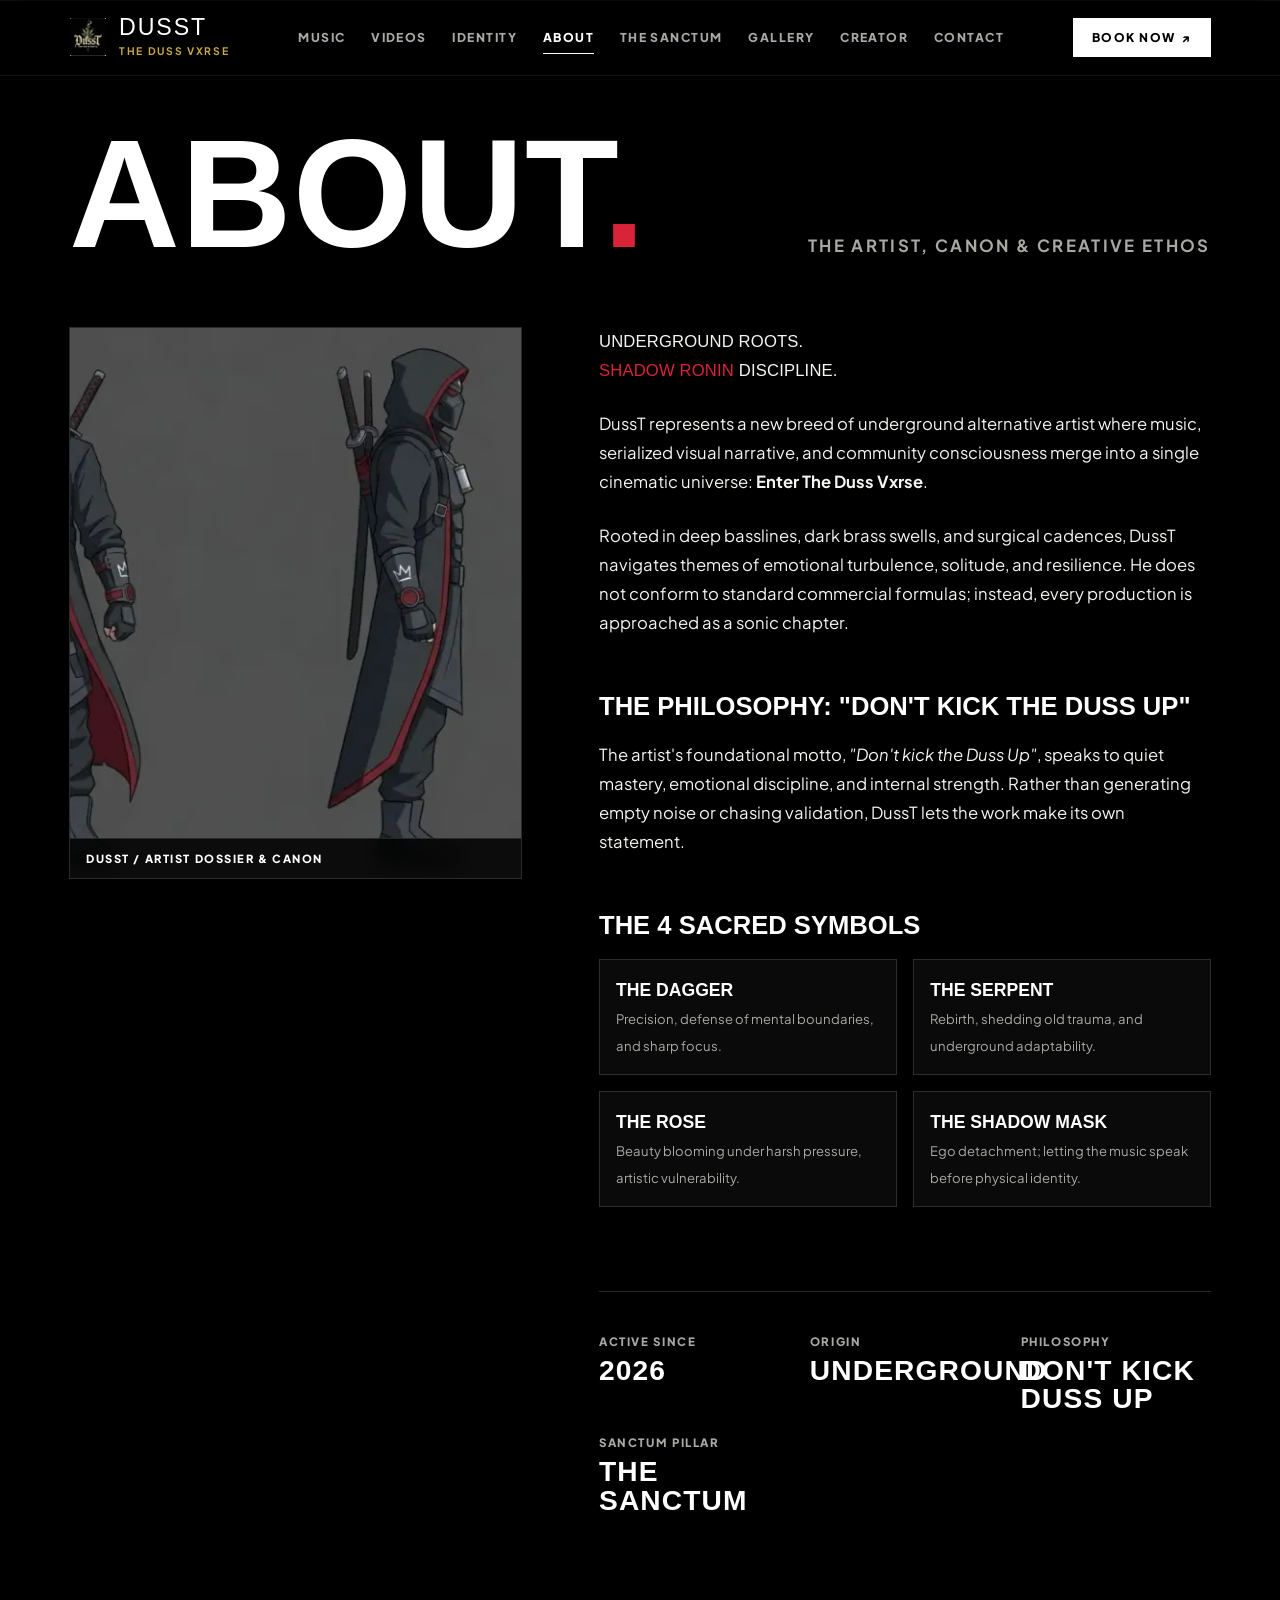
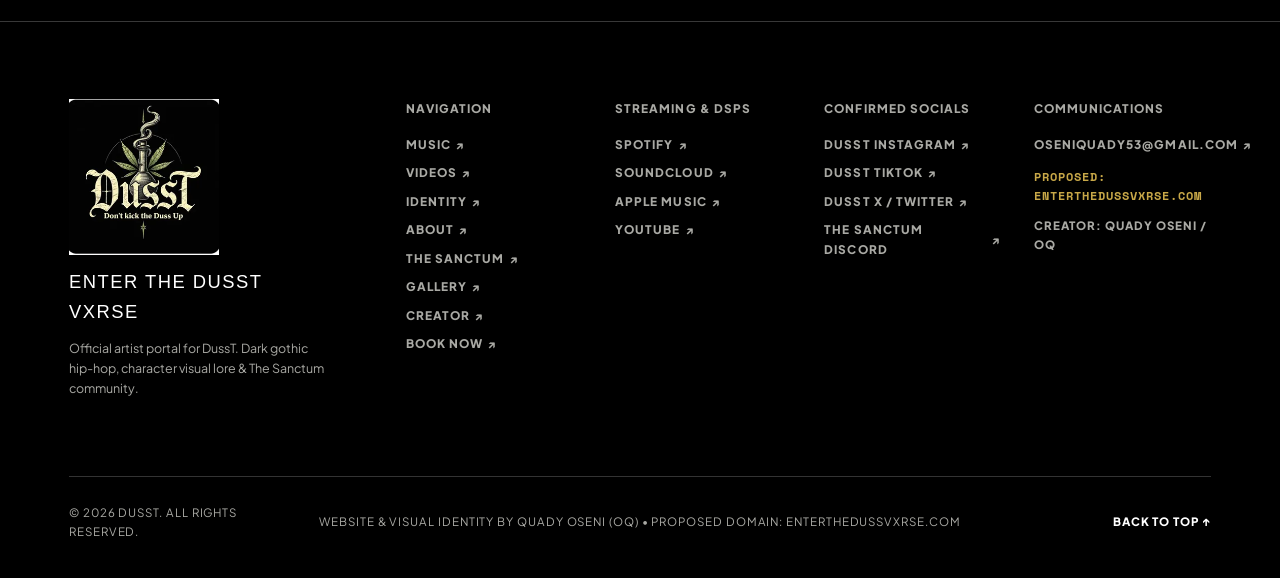
<file: about.html>
<!DOCTYPE html>
<html lang="en">
<head>
  <meta charset="UTF-8">
  <meta name="viewport" content="width=device-width, initial-scale=1.0">
  <title>About DussT | Artist Profile, Mythos & Philosophy | Enter The Duss Vxrse</title>
  
  <meta name="description" content="Discover the biography, creative philosophy, and symbolic mythos behind independent recording artist DussT and the Duss Vxrse.">
  <meta name="keywords" content="About DussT, DussT biography, underground music, gothic rap, The Sanctum founder, Don't kick the Duss Up, Quady Oseni">
  <meta name="author" content="DussT & Quady Oseni (OQ)">
  
  <meta property="og:type" content="profile">
  <meta property="og:title" content="About DussT | Artist Profile & Mythos">
  <meta property="og:description" content="Biographical profile, artistic philosophy, and visual symbolism of underground artist DussT.">
  <meta property="og:image" content="assets/images/dusst-shadow-ronin-front.png">
  <meta property="og:url" content="https://enterthedussvxrse.com/about.html">

  <link rel="icon" type="image/svg+xml" href="assets/logos/dusst-logo-concept-3-monogram.svg">
  <link rel="preconnect" href="https://fonts.googleapis.com">
  <link rel="preconnect" href="https://fonts.gstatic.com" crossorigin>
  <link href="https://fonts.googleapis.com/css2?family=Plus+Jakarta+Sans:wght@300;400;500;600;700;800&family=Space+Mono:wght@400;700&display=swap" rel="stylesheet">
  <link rel="stylesheet" href="css/style.css">
</head>
<body class="editorial-v7 artist-page">
  <a href="#main" class="visually-hidden">Skip to main content</a>

  <!-- SITE HEADER -->
  <header class="site-header" role="banner">
    <a aria-label="DussT | back to home" class="brand-wordmark" href="index.html">
      <img alt="DussT Alembic Sigil" class="header-vector-logo" height="38" width="38" src="assets/images/dusst-logo-concept-alembic.png">
      <div>
        <span class="brand-title-text">DUSST</span>
        <span class="brand-title-sub">THE DUSS VXRSE</span>
      </div>
    </a>

    <nav aria-label="Primary" class="desktop-nav">
      <a href="index.html#releases">MUSIC</a>
      <a href="index.html#videos">VIDEOS</a>
      <a href="index.html#brand-identity">IDENTITY</a>
      <a href="about.html" aria-current="true">ABOUT</a>
      <a href="sanctum.html">THE SANCTUM</a>
      <a href="gallery.html">GALLERY</a>
      <a href="creator.html">CREATOR</a>
      <a href="contact.html">CONTACT</a>
    </nav>

    <a class="header-cta" href="contact.html">
      BOOK NOW <span>↗</span>
    </a>

    <button aria-controls="mobile-menu" aria-expanded="false" class="menu-toggle" type="button">
      Menu
    </button>
  </header>

  <!-- MOBILE MENU -->
  <div class="mobile-menu" id="mobile-menu" aria-hidden="true">
    <nav aria-label="Mobile Navigation">
      <a href="index.html">HOME <span>↗</span></a>
      <a href="index.html#releases">MUSIC <span>↗</span></a>
      <a href="index.html#videos">VIDEOS <span>↗</span></a>
      <a href="index.html#brand-identity">IDENTITY <span>↗</span></a>
      <a href="about.html">ABOUT <span>↗</span></a>
      <a href="sanctum.html">THE SANCTUM <span>↗</span></a>
      <a href="gallery.html">GALLERY <span>↗</span></a>
      <a href="creator.html">CREATOR <span>↗</span></a>
      <a href="contact.html">BOOK NOW <span>↗</span></a>
    </nav>
    <div class="mobile-menu-meta">
      <span>DUSST OFFICIAL</span>
      <a href="mailto:oseniquady53@gmail.com">oseniquady53@gmail.com ↗</a>
    </div>
  </div>

  <main id="main">
    <!-- PAGE HERO -->
    <section class="section" style="padding-top: calc(var(--header-height) + clamp(30px, 4vw, 60px));">
      <div class="section-inner">
        <div class="editorial-heading">
          <h2>ABOUT<span class="punctuation">.</span></h2>
          <span class="section-lead">THE ARTIST, CANON &amp; CREATIVE ETHOS</span>
        </div>

        <div class="about-editorial">
          <div class="about-image">
            <img alt="DussT in Shadow Ronin attire" decoding="async" height="1448" width="1086" src="assets/images/dusst-shadow-ronin.png">
            <span class="image-notation">DUSST / ARTIST DOSSIER &amp; CANON</span>
          </div>

          <div class="about-statement">
            <p class="about-lead">
              UNDERGROUND ROOTS.<br>
              <span>SHADOW RONIN</span> DISCIPLINE.
            </p>
            <p>
              DussT represents a new breed of underground alternative artist where music, serialized visual narrative, and community consciousness merge into a single cinematic universe: <strong>Enter The Duss Vxrse</strong>.
            </p>
            <p>
              Rooted in deep basslines, dark brass swells, and surgical cadences, DussT navigates themes of emotional turbulence, solitude, and resilience. He does not conform to standard commercial formulas; instead, every production is approached as a sonic chapter.
            </p>
            
            <h3 style="font-family: var(--display); font-size: 1.6rem; color: #fff; margin: 1.5rem 0 0.8rem; text-transform: uppercase;">
              THE PHILOSOPHY: "DON'T KICK THE DUSS UP"
            </h3>
            <p>
              The artist's foundational motto, <em>"Don't kick the Duss Up"</em>, speaks to quiet mastery, emotional discipline, and internal strength. Rather than generating empty noise or chasing validation, DussT lets the work make its own statement.
            </p>

            <h3 style="font-family: var(--display); font-size: 1.6rem; color: #fff; margin: 1.5rem 0 0.8rem; text-transform: uppercase;">
              THE 4 SACRED SYMBOLS
            </h3>
            <div style="display: grid; grid-template-columns: 1fr 1fr; gap: 1rem; margin-bottom: 1.5rem;">
              <div style="border: 1px solid var(--line); padding: 1rem; background: var(--surface);">
                <strong style="color: var(--white); font-family: var(--display); font-size: 1.1rem; display: block;">THE DAGGER</strong>
                <span style="font-size: 0.82rem; color: var(--muted);">Precision, defense of mental boundaries, and sharp focus.</span>
              </div>
              <div style="border: 1px solid var(--line); padding: 1rem; background: var(--surface);">
                <strong style="color: var(--white); font-family: var(--display); font-size: 1.1rem; display: block;">THE SERPENT</strong>
                <span style="font-size: 0.82rem; color: var(--muted);">Rebirth, shedding old trauma, and underground adaptability.</span>
              </div>
              <div style="border: 1px solid var(--line); padding: 1rem; background: var(--surface);">
                <strong style="color: var(--white); font-family: var(--display); font-size: 1.1rem; display: block;">THE ROSE</strong>
                <span style="font-size: 0.82rem; color: var(--muted);">Beauty blooming under harsh pressure, artistic vulnerability.</span>
              </div>
              <div style="border: 1px solid var(--line); padding: 1rem; background: var(--surface);">
                <strong style="color: var(--white); font-family: var(--display); font-size: 1.1rem; display: block;">THE SHADOW MASK</strong>
                <span style="font-size: 0.82rem; color: var(--muted);">Ego detachment; letting the music speak before physical identity.</span>
              </div>
            </div>

            <div class="about-stats">
              <span>
                ACTIVE SINCE
                <strong>2026</strong>
              </span>
              <span>
                ORIGIN
                <strong>UNDERGROUND</strong>
              </span>
              <span>
                PHILOSOPHY
                <strong>DON'T KICK DUSS UP</strong>
              </span>
              <span>
                SANCTUM PILLAR
                <strong>THE SANCTUM</strong>
              </span>
            </div>
          </div>
        </div>
      </div>
    </section>
  </main>

  <!-- SITE FOOTER -->
  <footer class="site-footer" role="contentinfo">
    <div class="footer-top">
      <div class="footer-brand">
        <img src="assets/images/dusst-logo-concept-alembic.png" alt="DussT Emblem" width="130" height="130">
        <span class="footer-brand-title">ENTER THE DUSST VXRSE</span>
        <p class="footer-brand-tagline">
          Official artist portal for DussT. Dark gothic hip-hop, character visual lore &amp; The Sanctum community.
        </p>
      </div>

      <div class="footer-navs">
        <div class="footer-col">
          <span class="footer-col-title">NAVIGATION</span>
          <nav>
            <a href="index.html#releases">MUSIC <span>↗</span></a>
            <a href="index.html#videos">VIDEOS <span>↗</span></a>
            <a href="index.html#brand-identity">IDENTITY <span>↗</span></a>
            <a href="about.html">ABOUT <span>↗</span></a>
            <a href="sanctum.html">THE SANCTUM <span>↗</span></a>
            <a href="gallery.html">GALLERY <span>↗</span></a>
            <a href="creator.html">CREATOR <span>↗</span></a>
            <a href="contact.html">BOOK NOW <span>↗</span></a>
          </nav>
        </div>

        <div class="footer-col">
          <span class="footer-col-title">STREAMING &amp; DSPs</span>
          <nav>
            <a href="https://open.spotify.com" target="_blank" rel="noopener">SPOTIFY <span>↗</span></a>
            <a href="https://soundcloud.com" target="_blank" rel="noopener">SOUNDCLOUD <span>↗</span></a>
            <a href="https://music.apple.com" target="_blank" rel="noopener">APPLE MUSIC <span>↗</span></a>
            <a href="https://youtube.com" target="_blank" rel="noopener">YOUTUBE <span>↗</span></a>
          </nav>
        </div>

        <div class="footer-col">
          <span class="footer-col-title">CONFIRMED SOCIALS</span>
          <nav>
            <a href="https://instagram.com" target="_blank" rel="noopener">DUSST INSTAGRAM <span>↗</span></a>
            <a href="https://tiktok.com" target="_blank" rel="noopener">DUSST TIKTOK <span>↗</span></a>
            <a href="https://twitter.com" target="_blank" rel="noopener">DUSST X / TWITTER <span>↗</span></a>
            <a href="https://discord.com" target="_blank" rel="noopener">THE SANCTUM DISCORD <span>↗</span></a>
          </nav>
        </div>

        <div class="footer-col">
          <span class="footer-col-title">COMMUNICATIONS</span>
          <nav>
            <a href="mailto:oseniquady53@gmail.com">oseniquady53@gmail.com <span>↗</span></a>
            <span style="font-size: 0.72rem; color: var(--gold); font-family: var(--mono); margin-top: 4px;">
              PROPOSED: EnterTheDussVxrse.com
            </span>
            <span style="font-size: 0.72rem; color: var(--muted); margin-top: 2px;">
              CREATOR: QUADY OSENI / OQ
            </span>
          </nav>
        </div>
      </div>
    </div>

    <div class="footer-bottom">
      <span>© 2026 DUSST. ALL RIGHTS RESERVED.</span>
      <p>WEBSITE &amp; VISUAL IDENTITY BY QUADY OSENI (OQ) • PROPOSED DOMAIN: ENTERTHEDUSSVXRSE.COM</p>
      <a href="#top">BACK TO TOP ↑</a>
    </div>
  </footer>

  <script src="js/editorial-motion.js"></script>
</body>
</html>
</file>
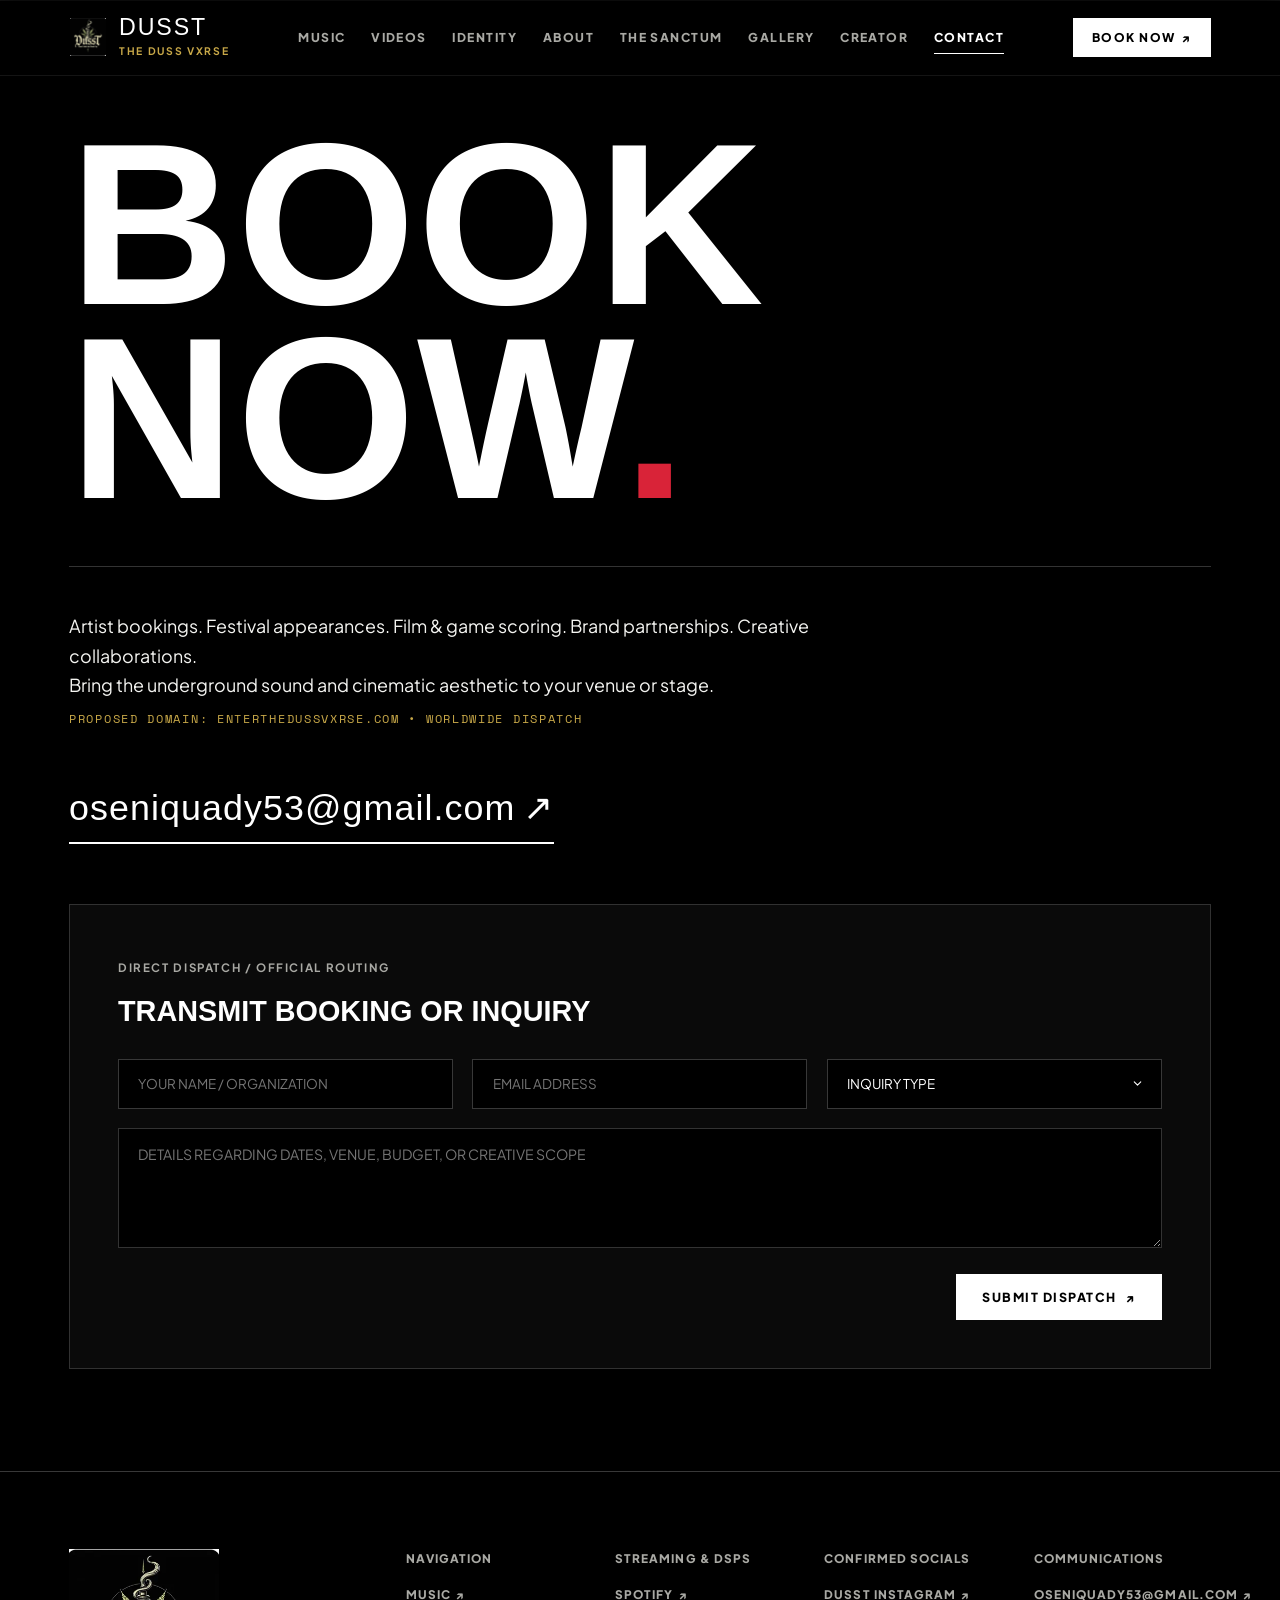
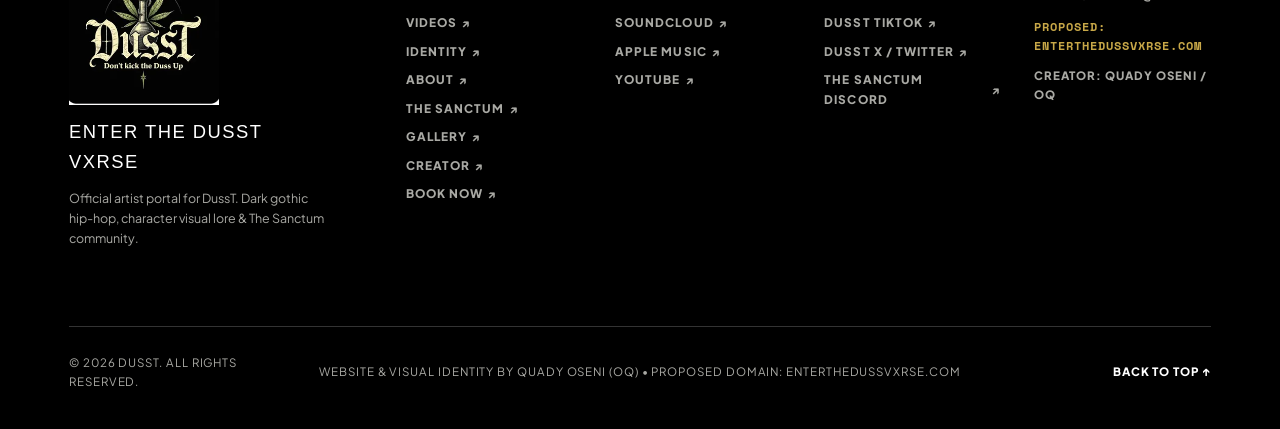
<file: contact.html>
<!DOCTYPE html>
<html lang="en">
<head>
  <meta charset="UTF-8">
  <meta name="viewport" content="width=device-width, initial-scale=1.0">
  <title>Bookings & Inquiries | DussT & Quady Oseni | Enter The Duss Vxrse</title>
  
  <meta name="description" content="Book recording artist DussT for live events, festivals, sync licensing, and animation collaborations with Quady Oseni. Direct contact: oseniquady53@gmail.com.">
  <meta name="keywords" content="Book DussT, DussT bookings, underground artist performance, music sync, Quady Oseni contact, Enter The Duss Vxrse">
  <meta name="author" content="DussT & Quady Oseni (OQ)">
  
  <meta property="og:type" content="website">
  <meta property="og:title" content="Bookings & Inquiries | DussT">
  <meta property="og:description" content="Official booking, press, and creative dispatch portal for DussT and visual collaborator Quady Oseni.">
  <meta property="og:image" content="assets/images/dusst-freevxrse-art.png">
  <meta property="og:url" content="https://enterthedussvxrse.com/contact.html">

  <link rel="icon" type="image/svg+xml" href="assets/logos/dusst-logo-concept-3-monogram.svg">
  <link rel="preconnect" href="https://fonts.googleapis.com">
  <link rel="preconnect" href="https://fonts.gstatic.com" crossorigin>
  <link href="https://fonts.googleapis.com/css2?family=Plus+Jakarta+Sans:wght@300;400;500;600;700;800&family=Space+Mono:wght@400;700&display=swap" rel="stylesheet">
  <link rel="stylesheet" href="css/style.css">
</head>
<body class="editorial-v7 booking-page">
  <a href="#main" class="visually-hidden">Skip to main content</a>

  <!-- SITE HEADER -->
  <header class="site-header" role="banner">
    <a aria-label="DussT | back to home" class="brand-wordmark" href="index.html">
      <img alt="DussT Alembic Sigil" class="header-vector-logo" height="38" width="38" src="assets/images/dusst-logo-concept-alembic.png">
      <div>
        <span class="brand-title-text">DUSST</span>
        <span class="brand-title-sub">THE DUSS VXRSE</span>
      </div>
    </a>

    <nav aria-label="Primary" class="desktop-nav">
      <a href="index.html#releases">MUSIC</a>
      <a href="index.html#videos">VIDEOS</a>
      <a href="index.html#brand-identity">IDENTITY</a>
      <a href="about.html">ABOUT</a>
      <a href="sanctum.html">THE SANCTUM</a>
      <a href="gallery.html">GALLERY</a>
      <a href="creator.html">CREATOR</a>
      <a href="contact.html" aria-current="true">CONTACT</a>
    </nav>

    <a class="header-cta" href="contact.html">
      BOOK NOW <span>↗</span>
    </a>

    <button aria-controls="mobile-menu" aria-expanded="false" class="menu-toggle" type="button">
      Menu
    </button>
  </header>

  <!-- MOBILE MENU -->
  <div class="mobile-menu" id="mobile-menu" aria-hidden="true">
    <nav aria-label="Mobile Navigation">
      <a href="index.html">HOME <span>↗</span></a>
      <a href="index.html#releases">MUSIC <span>↗</span></a>
      <a href="index.html#videos">VIDEOS <span>↗</span></a>
      <a href="index.html#brand-identity">IDENTITY <span>↗</span></a>
      <a href="about.html">ABOUT <span>↗</span></a>
      <a href="sanctum.html">THE SANCTUM <span>↗</span></a>
      <a href="gallery.html">GALLERY <span>↗</span></a>
      <a href="creator.html">CREATOR <span>↗</span></a>
      <a href="contact.html">BOOK NOW <span>↗</span></a>
    </nav>
    <div class="mobile-menu-meta">
      <span>DUSST OFFICIAL</span>
      <a href="mailto:oseniquady53@gmail.com">oseniquady53@gmail.com ↗</a>
    </div>
  </div>

  <main id="main">
    <section class="section booking-section" style="padding-top: calc(var(--header-height) + clamp(30px, 4vw, 60px));">
      <div class="section-inner booking-inner">
        <h2 id="booking-title">
          BOOK<br>
          NOW<span class="punctuation">.</span>
        </h2>

        <div class="booking-bottom">
          <p>
            Artist bookings. Festival appearances. Film &amp; game scoring. Brand partnerships. Creative collaborations.<br>
            Bring the underground sound and cinematic aesthetic to your venue or stage.<br>
            <span class="booking-location-hint">PROPOSED DOMAIN: ENTERTHEDUSSVXRSE.COM • WORLDWIDE DISPATCH</span>
          </p>

          <a aria-label="Email DussT and Quady Oseni for bookings" class="booking-mail" href="mailto:oseniquady53@gmail.com?subject=DussT%20Booking%20%26%20Creative%20Enquiry">
            oseniquady53@gmail.com <span>↗</span>
          </a>
        </div>

        <div class="booking-form-box">
          <span class="release-promo-eyebrow">DIRECT DISPATCH / OFFICIAL ROUTING</span>
          <h3 style="font-family: var(--display); font-size: 1.8rem; color: #fff; margin: 0.5rem 0 1.5rem; text-transform: uppercase;">
            TRANSMIT BOOKING OR INQUIRY
          </h3>

          <form id="bookingForm">
            <div class="booking-form-grid">
              <input type="text" class="form-input" placeholder="YOUR NAME / ORGANIZATION" required>
              <input type="email" class="form-input" placeholder="EMAIL ADDRESS" required>
              <select class="form-input form-select" required>
                <option value="" disabled selected>INQUIRY TYPE</option>
                <option value="Live Booking">Live Performance / Festival Booking</option>
                <option value="Music Collaboration">Music Feature / Production Collaboration</option>
                <option value="Visual Direction">Animation / Visuals (Quady Oseni)</option>
                <option value="Sanctum Project">The Sanctum Community Partnership</option>
                <option value="Press / Media">Press / Interview / Media</option>
              </select>
            </div>
            <textarea class="booking-textarea" placeholder="DETAILS REGARDING DATES, VENUE, BUDGET, OR CREATIVE SCOPE" required></textarea>
            <div style="margin-top: 1.2rem; display: flex; justify-content: flex-end;">
              <button type="submit" class="button button--solid">
                SUBMIT DISPATCH <span>↗</span>
              </button>
            </div>
          </form>
          <div id="bookingStatus" style="display: none; margin-top: 1rem; font-size: 0.85rem;"></div>
        </div>
      </div>
    </section>
  </main>

  <!-- SITE FOOTER -->
  <footer class="site-footer" role="contentinfo">
    <div class="footer-top">
      <div class="footer-brand">
        <img src="assets/images/dusst-logo-concept-alembic.png" alt="DussT Emblem" width="130" height="130">
        <span class="footer-brand-title">ENTER THE DUSST VXRSE</span>
        <p class="footer-brand-tagline">
          Official artist portal for DussT. Dark gothic hip-hop, character visual lore &amp; The Sanctum community.
        </p>
      </div>

      <div class="footer-navs">
        <div class="footer-col">
          <span class="footer-col-title">NAVIGATION</span>
          <nav>
            <a href="index.html#releases">MUSIC <span>↗</span></a>
            <a href="index.html#videos">VIDEOS <span>↗</span></a>
            <a href="index.html#brand-identity">IDENTITY <span>↗</span></a>
            <a href="about.html">ABOUT <span>↗</span></a>
            <a href="sanctum.html">THE SANCTUM <span>↗</span></a>
            <a href="gallery.html">GALLERY <span>↗</span></a>
            <a href="creator.html">CREATOR <span>↗</span></a>
            <a href="contact.html">BOOK NOW <span>↗</span></a>
          </nav>
        </div>

        <div class="footer-col">
          <span class="footer-col-title">STREAMING &amp; DSPs</span>
          <nav>
            <a href="https://open.spotify.com" target="_blank" rel="noopener">SPOTIFY <span>↗</span></a>
            <a href="https://soundcloud.com" target="_blank" rel="noopener">SOUNDCLOUD <span>↗</span></a>
            <a href="https://music.apple.com" target="_blank" rel="noopener">APPLE MUSIC <span>↗</span></a>
            <a href="https://youtube.com" target="_blank" rel="noopener">YOUTUBE <span>↗</span></a>
          </nav>
        </div>

        <div class="footer-col">
          <span class="footer-col-title">CONFIRMED SOCIALS</span>
          <nav>
            <a href="https://instagram.com" target="_blank" rel="noopener">DUSST INSTAGRAM <span>↗</span></a>
            <a href="https://tiktok.com" target="_blank" rel="noopener">DUSST TIKTOK <span>↗</span></a>
            <a href="https://twitter.com" target="_blank" rel="noopener">DUSST X / TWITTER <span>↗</span></a>
            <a href="https://discord.com" target="_blank" rel="noopener">THE SANCTUM DISCORD <span>↗</span></a>
          </nav>
        </div>

        <div class="footer-col">
          <span class="footer-col-title">COMMUNICATIONS</span>
          <nav>
            <a href="mailto:oseniquady53@gmail.com">oseniquady53@gmail.com <span>↗</span></a>
            <span style="font-size: 0.72rem; color: var(--gold); font-family: var(--mono); margin-top: 4px;">
              PROPOSED: EnterTheDussVxrse.com
            </span>
            <span style="font-size: 0.72rem; color: var(--muted); margin-top: 2px;">
              CREATOR: QUADY OSENI / OQ
            </span>
          </nav>
        </div>
      </div>
    </div>

    <div class="footer-bottom">
      <span>© 2026 DUSST. ALL RIGHTS RESERVED.</span>
      <p>WEBSITE &amp; VISUAL IDENTITY BY QUADY OSENI (OQ) • PROPOSED DOMAIN: ENTERTHEDUSSVXRSE.COM</p>
      <a href="#top">BACK TO TOP ↑</a>
    </div>
  </footer>

  <script src="js/editorial-motion.js"></script>
</body>
</html>
</file>
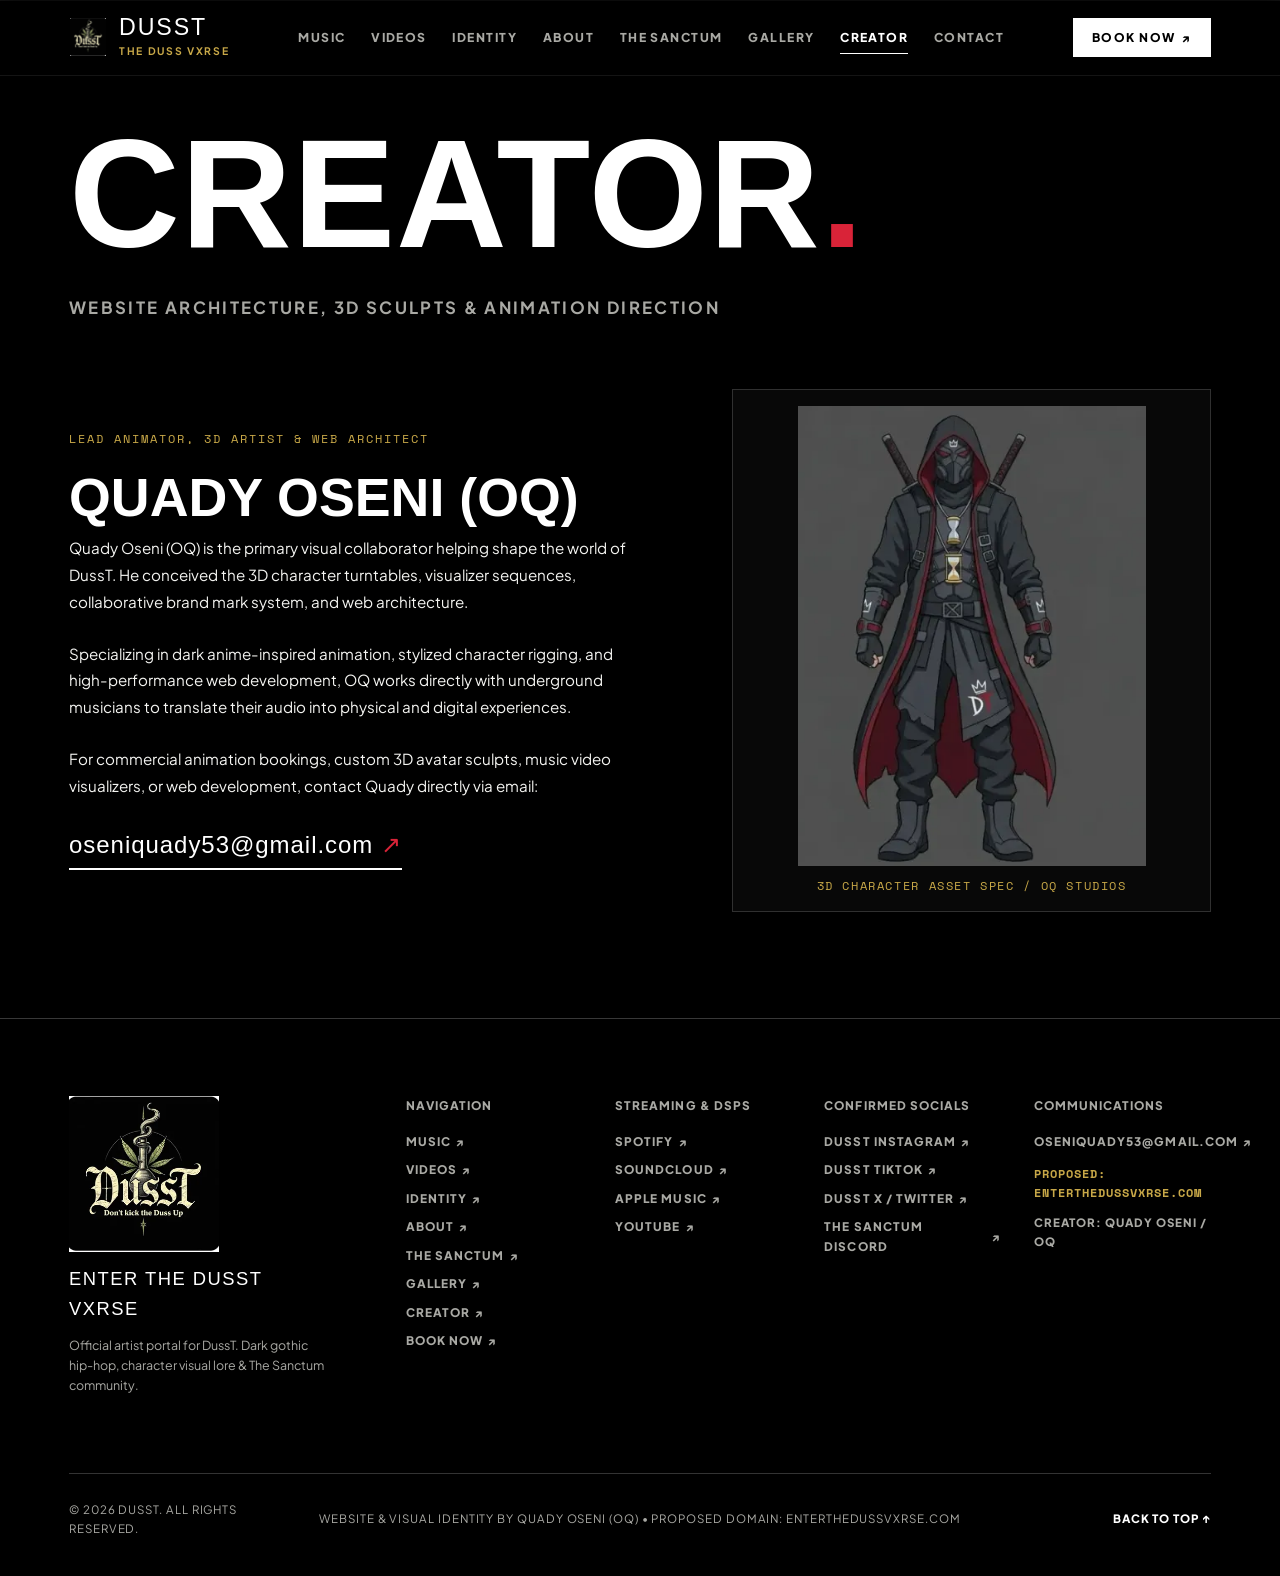
<file: creator.html>
<!DOCTYPE html>
<html lang="en">
<head>
  <meta charset="UTF-8">
  <meta name="viewport" content="width=device-width, initial-scale=1.0">
  <title>Creative Collaborator — Quady Oseni (OQ) | Enter The Duss Vxrse</title>
  
  <meta name="description" content="Meet Quady Oseni (OQ), lead animator, 3D character artist, and web architect behind DussT's official visual identity and universe. Contact: oseniquady53@gmail.com.">
  <meta name="keywords" content="Quady Oseni, OQ animator, DussT collaborator, 3D character artist, anime visualizer, dark trap aesthetics">
  <meta name="author" content="Quady Oseni (OQ)">
  
  <meta property="og:type" content="profile">
  <meta property="og:title" content="Quady Oseni (OQ) — Creative Collaborator">
  <meta property="og:description" content="Visual direction, 3D character rigging, animation reels, and web architecture by Quady Oseni.">
  <meta property="og:image" content="assets/images/dusst-shadow-ronin-front.png">
  <meta property="og:url" content="https://enterthedussvxrse.com/creator.html">

  <link rel="icon" type="image/svg+xml" href="assets/logos/dusst-logo-concept-3-monogram.svg">
  <link rel="preconnect" href="https://fonts.googleapis.com">
  <link rel="preconnect" href="https://fonts.gstatic.com" crossorigin>
  <link href="https://fonts.googleapis.com/css2?family=Plus+Jakarta+Sans:wght@300;400;500;600;700;800&family=Space+Mono:wght@400;700&display=swap" rel="stylesheet">
  <link rel="stylesheet" href="css/style.css">
</head>
<body class="editorial-v7 creator-page">
  <a href="#main" class="visually-hidden">Skip to main content</a>

  <!-- SITE HEADER -->
  <header class="site-header" role="banner">
    <a aria-label="DussT | back to home" class="brand-wordmark" href="index.html">
      <img alt="DussT Alembic Sigil" class="header-vector-logo" height="38" width="38" src="assets/images/dusst-logo-concept-alembic.png">
      <div>
        <span class="brand-title-text">DUSST</span>
        <span class="brand-title-sub">THE DUSS VXRSE</span>
      </div>
    </a>

    <nav aria-label="Primary" class="desktop-nav">
      <a href="index.html#releases">MUSIC</a>
      <a href="index.html#videos">VIDEOS</a>
      <a href="index.html#brand-identity">IDENTITY</a>
      <a href="about.html">ABOUT</a>
      <a href="sanctum.html">THE SANCTUM</a>
      <a href="gallery.html">GALLERY</a>
      <a href="creator.html" aria-current="true">CREATOR</a>
      <a href="contact.html">CONTACT</a>
    </nav>

    <a class="header-cta" href="contact.html">
      BOOK NOW <span>↗</span>
    </a>

    <button aria-controls="mobile-menu" aria-expanded="false" class="menu-toggle" type="button">
      Menu
    </button>
  </header>

  <!-- MOBILE MENU -->
  <div class="mobile-menu" id="mobile-menu" aria-hidden="true">
    <nav aria-label="Mobile Navigation">
      <a href="index.html">HOME <span>↗</span></a>
      <a href="index.html#releases">MUSIC <span>↗</span></a>
      <a href="index.html#videos">VIDEOS <span>↗</span></a>
      <a href="index.html#brand-identity">IDENTITY <span>↗</span></a>
      <a href="about.html">ABOUT <span>↗</span></a>
      <a href="sanctum.html">THE SANCTUM <span>↗</span></a>
      <a href="gallery.html">GALLERY <span>↗</span></a>
      <a href="creator.html">CREATOR <span>↗</span></a>
      <a href="contact.html">BOOK NOW <span>↗</span></a>
    </nav>
    <div class="mobile-menu-meta">
      <span>DUSST OFFICIAL</span>
      <a href="mailto:oseniquady53@gmail.com">oseniquady53@gmail.com ↗</a>
    </div>
  </div>

  <main id="main">
    <section class="section" style="padding-top: calc(var(--header-height) + clamp(30px, 4vw, 60px));">
      <div class="section-inner">
        <div class="editorial-heading">
          <h2>CREATOR<span class="punctuation">.</span></h2>
          <span class="section-lead">WEBSITE ARCHITECTURE, 3D SCULPTS &amp; ANIMATION DIRECTION</span>
        </div>

        <div class="creator-editorial">
          <div class="creator-info">
            <span class="creator-role">LEAD ANIMATOR, 3D ARTIST &amp; WEB ARCHITECT</span>
            <h3>QUADY OSENI (OQ)</h3>
            <p>
              Quady Oseni (OQ) is the primary visual collaborator helping shape the world of DussT. He conceived the 3D character turntables, visualizer sequences, collaborative brand mark system, and web architecture.
            </p>
            <p>
              Specializing in dark anime-inspired animation, stylized character rigging, and high-performance web development, OQ works directly with underground musicians to translate their audio into physical and digital experiences.
            </p>
            <p>
              For commercial animation bookings, custom 3D avatar sculpts, music video visualizers, or web development, contact Quady directly via email:
            </p>

            <a class="creator-contact-mail" href="mailto:oseniquady53@gmail.com?subject=Creative%20Collaboration%20Enquiry%20via%20DussT%20Website">
              oseniquady53@gmail.com <span>↗</span>
            </a>
          </div>

          <div class="creator-media" style="border: 1px solid rgba(255, 255, 255, 0.16); background: #080808; padding: 1rem;">
            <img alt="3D character turntable showcase created by Quady Oseni (OQ)" src="assets/images/dusst-shadow-ronin-front.png" style="width: 100%; max-height: 460px; object-fit: contain;">
            <div style="font-size: 0.72rem; letter-spacing: 0.14em; color: var(--gold); text-align: center; margin-top: 10px; font-family: var(--mono); text-transform: uppercase;">
              3D CHARACTER ASSET SPEC / OQ STUDIOS
            </div>
          </div>
        </div>
      </div>
    </section>
  </main>

  <!-- SITE FOOTER -->
  <footer class="site-footer" role="contentinfo">
    <div class="footer-top">
      <div class="footer-brand">
        <img src="assets/images/dusst-logo-concept-alembic.png" alt="DussT Emblem" width="130" height="130">
        <span class="footer-brand-title">ENTER THE DUSST VXRSE</span>
        <p class="footer-brand-tagline">
          Official artist portal for DussT. Dark gothic hip-hop, character visual lore &amp; The Sanctum community.
        </p>
      </div>

      <div class="footer-navs">
        <div class="footer-col">
          <span class="footer-col-title">NAVIGATION</span>
          <nav>
            <a href="index.html#releases">MUSIC <span>↗</span></a>
            <a href="index.html#videos">VIDEOS <span>↗</span></a>
            <a href="index.html#brand-identity">IDENTITY <span>↗</span></a>
            <a href="about.html">ABOUT <span>↗</span></a>
            <a href="sanctum.html">THE SANCTUM <span>↗</span></a>
            <a href="gallery.html">GALLERY <span>↗</span></a>
            <a href="creator.html">CREATOR <span>↗</span></a>
            <a href="contact.html">BOOK NOW <span>↗</span></a>
          </nav>
        </div>

        <div class="footer-col">
          <span class="footer-col-title">STREAMING &amp; DSPs</span>
          <nav>
            <a href="https://open.spotify.com" target="_blank" rel="noopener">SPOTIFY <span>↗</span></a>
            <a href="https://soundcloud.com" target="_blank" rel="noopener">SOUNDCLOUD <span>↗</span></a>
            <a href="https://music.apple.com" target="_blank" rel="noopener">APPLE MUSIC <span>↗</span></a>
            <a href="https://youtube.com" target="_blank" rel="noopener">YOUTUBE <span>↗</span></a>
          </nav>
        </div>

        <div class="footer-col">
          <span class="footer-col-title">CONFIRMED SOCIALS</span>
          <nav>
            <a href="https://instagram.com" target="_blank" rel="noopener">DUSST INSTAGRAM <span>↗</span></a>
            <a href="https://tiktok.com" target="_blank" rel="noopener">DUSST TIKTOK <span>↗</span></a>
            <a href="https://twitter.com" target="_blank" rel="noopener">DUSST X / TWITTER <span>↗</span></a>
            <a href="https://discord.com" target="_blank" rel="noopener">THE SANCTUM DISCORD <span>↗</span></a>
          </nav>
        </div>

        <div class="footer-col">
          <span class="footer-col-title">COMMUNICATIONS</span>
          <nav>
            <a href="mailto:oseniquady53@gmail.com">oseniquady53@gmail.com <span>↗</span></a>
            <span style="font-size: 0.72rem; color: var(--gold); font-family: var(--mono); margin-top: 4px;">
              PROPOSED: EnterTheDussVxrse.com
            </span>
            <span style="font-size: 0.72rem; color: var(--muted); margin-top: 2px;">
              CREATOR: QUADY OSENI / OQ
            </span>
          </nav>
        </div>
      </div>
    </div>

    <div class="footer-bottom">
      <span>© 2026 DUSST. ALL RIGHTS RESERVED.</span>
      <p>WEBSITE &amp; VISUAL IDENTITY BY QUADY OSENI (OQ) • PROPOSED DOMAIN: ENTERTHEDUSSVXRSE.COM</p>
      <a href="#top">BACK TO TOP ↑</a>
    </div>
  </footer>

  <script src="js/editorial-motion.js"></script>
</body>
</html>
</file>
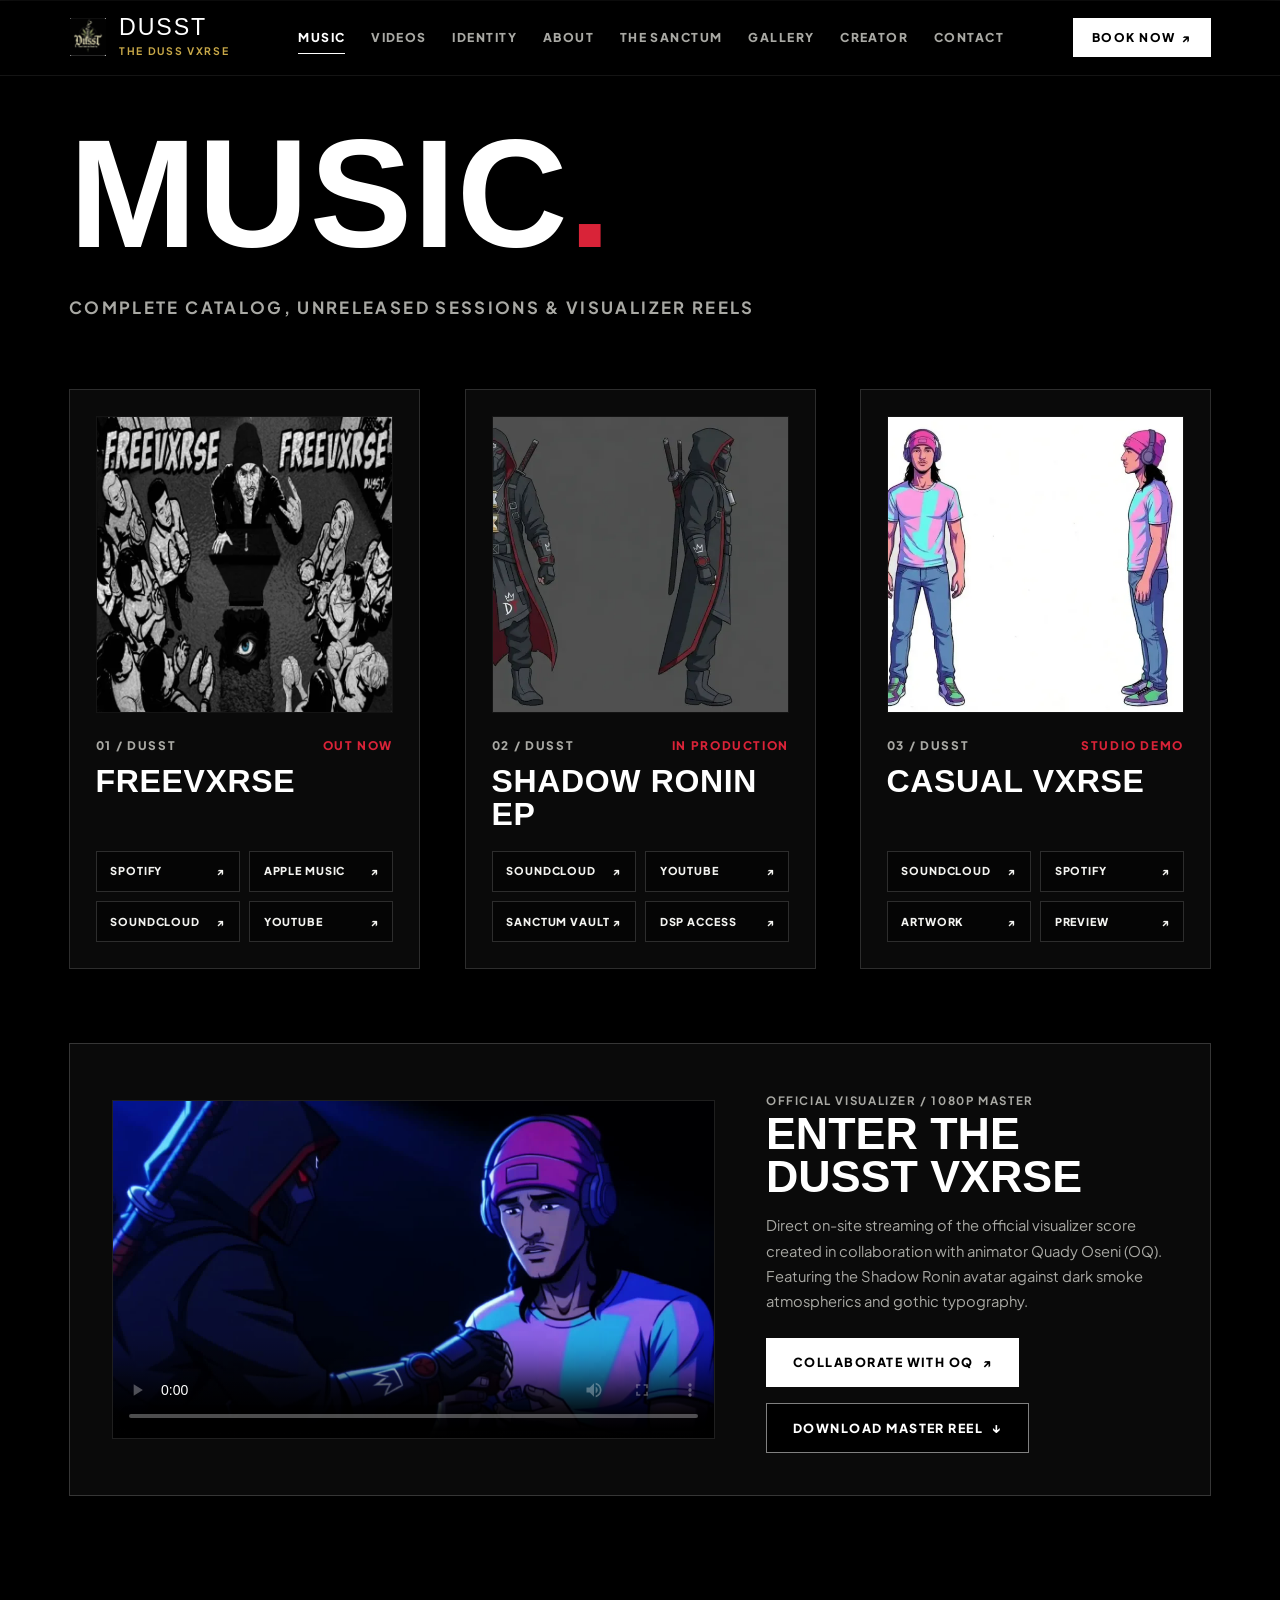
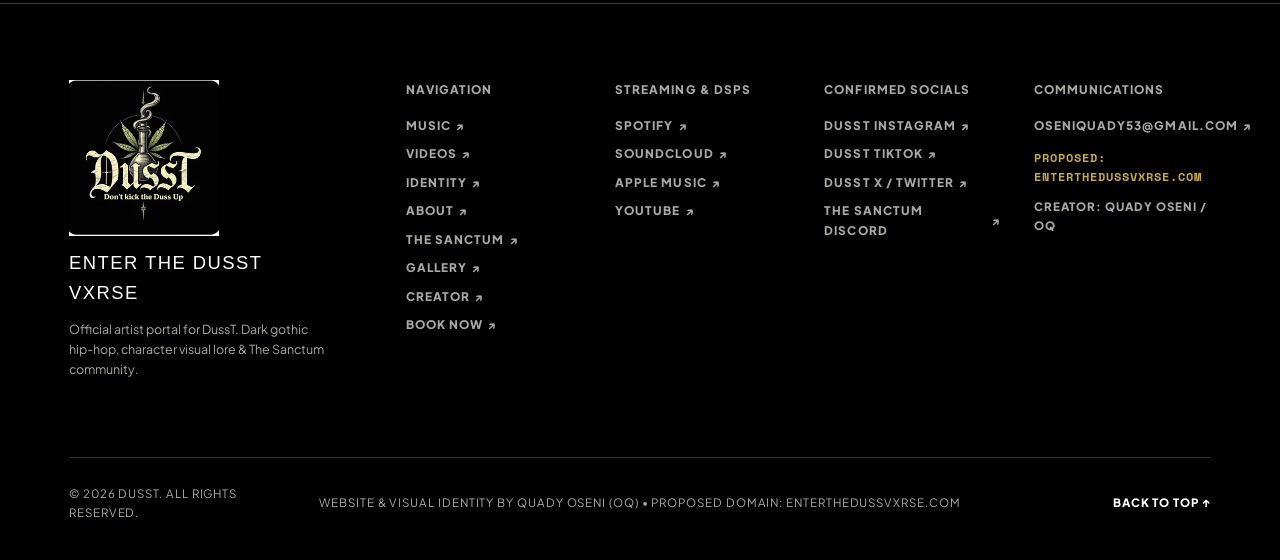
<file: music.html>
<!DOCTYPE html>
<html lang="en">
<head>
  <meta charset="UTF-8">
  <meta name="viewport" content="width=device-width, initial-scale=1.0">
  <title>Music & Discography | DussT | Enter The Duss Vxrse</title>
  
  <meta name="description" content="Official discography of underground artist DussT. Stream lead single FREEVXRSE, watch official visualizers by OQ, and preview upcoming studio tracks.">
  <meta name="keywords" content="DussT music, FREEVXRSE, Shadow Ronin, Casual Vxrse, underground hip-hop, gothic rap, Quady Oseni visualizer">
  <meta name="author" content="DussT & Quady Oseni (OQ)">
  
  <meta property="og:type" content="music.playlist">
  <meta property="og:title" content="Music & Discography | DussT">
  <meta property="og:description" content="Explore releases, visualizers, and upcoming studio singles from recording artist DussT.">
  <meta property="og:image" content="assets/images/dusst-freevxrse-art.png">
  <meta property="og:url" content="https://enterthedussvxrse.com/music.html">

  <link rel="icon" type="image/svg+xml" href="assets/logos/dusst-logo-concept-3-monogram.svg">
  <link rel="preconnect" href="https://fonts.googleapis.com">
  <link rel="preconnect" href="https://fonts.gstatic.com" crossorigin>
  <link href="https://fonts.googleapis.com/css2?family=Plus+Jakarta+Sans:wght@300;400;500;600;700;800&family=Space+Mono:wght@400;700&display=swap" rel="stylesheet">
  <link rel="stylesheet" href="css/style.css">
</head>
<body class="editorial-v7 music-page">
  <a href="#main" class="visually-hidden">Skip to main content</a>

  <!-- SITE HEADER -->
  <header class="site-header" role="banner">
    <a aria-label="DussT | back to home" class="brand-wordmark" href="index.html">
      <img alt="DussT Alembic Sigil" class="header-vector-logo" height="38" width="38" src="assets/images/dusst-logo-concept-alembic.png">
      <div>
        <span class="brand-title-text">DUSST</span>
        <span class="brand-title-sub">THE DUSS VXRSE</span>
      </div>
    </a>

    <nav aria-label="Primary" class="desktop-nav">
      <a href="music.html" aria-current="true">MUSIC</a>
      <a href="index.html#videos">VIDEOS</a>
      <a href="index.html#brand-identity">IDENTITY</a>
      <a href="about.html">ABOUT</a>
      <a href="sanctum.html">THE SANCTUM</a>
      <a href="gallery.html">GALLERY</a>
      <a href="creator.html">CREATOR</a>
      <a href="contact.html">CONTACT</a>
    </nav>

    <a class="header-cta" href="contact.html">
      BOOK NOW <span>↗</span>
    </a>

    <button aria-controls="mobile-menu" aria-expanded="false" class="menu-toggle" type="button">
      Menu
    </button>
  </header>

  <!-- MOBILE MENU -->
  <div class="mobile-menu" id="mobile-menu" aria-hidden="true">
    <nav aria-label="Mobile Navigation">
      <a href="index.html">HOME <span>↗</span></a>
      <a href="music.html">MUSIC <span>↗</span></a>
      <a href="index.html#videos">VIDEOS <span>↗</span></a>
      <a href="index.html#brand-identity">IDENTITY <span>↗</span></a>
      <a href="about.html">ABOUT <span>↗</span></a>
      <a href="sanctum.html">THE SANCTUM <span>↗</span></a>
      <a href="gallery.html">GALLERY <span>↗</span></a>
      <a href="creator.html">CREATOR <span>↗</span></a>
      <a href="contact.html">BOOK NOW <span>↗</span></a>
    </nav>
    <div class="mobile-menu-meta">
      <span>DUSST OFFICIAL</span>
      <a href="mailto:oseniquady53@gmail.com">oseniquady53@gmail.com ↗</a>
    </div>
  </div>

  <main id="main">
    <section class="section" style="padding-top: calc(var(--header-height) + clamp(30px, 4vw, 60px));">
      <div class="section-inner">
        <div class="editorial-heading">
          <h2>MUSIC<span class="punctuation">.</span></h2>
          <span class="section-lead">COMPLETE CATALOG, UNRELEASED SESSIONS &amp; VISUALIZER REELS</span>
        </div>

        <div class="new-music-grid">
          <!-- Release 01 -->
          <article class="new-music-card">
            <div class="new-music-art">
              <img alt="FREEVXRSE Cover Artwork" decoding="async" height="640" width="640" src="assets/images/dusst-freevxrse-art.png">
            </div>
            <div class="new-music-meta">
              <span>01 / DUSST</span>
              <span class="status-tag">OUT NOW</span>
            </div>
            <h3>FREEVXRSE</h3>
            <div class="stream-links">
              <a href="https://open.spotify.com" target="_blank" rel="noopener">SPOTIFY <span>↗</span></a>
              <a href="https://music.apple.com" target="_blank" rel="noopener">APPLE MUSIC <span>↗</span></a>
              <a href="https://soundcloud.com" target="_blank" rel="noopener">SOUNDCLOUD <span>↗</span></a>
              <a href="https://youtube.com" target="_blank" rel="noopener">YOUTUBE <span>↗</span></a>
            </div>
          </article>

          <!-- Release 02 -->
          <article class="new-music-card">
            <div class="new-music-art">
              <img alt="Shadow Ronin EP Concept Art" decoding="async" height="640" width="640" src="assets/images/dusst-shadow-ronin.png">
            </div>
            <div class="new-music-meta">
              <span>02 / DUSST</span>
              <span class="status-tag">IN PRODUCTION</span>
            </div>
            <h3>SHADOW RONIN EP</h3>
            <div class="stream-links">
              <a href="https://soundcloud.com" target="_blank" rel="noopener">SOUNDCLOUD <span>↗</span></a>
              <a href="https://youtube.com" target="_blank" rel="noopener">YOUTUBE <span>↗</span></a>
              <a href="sanctum.html">SANCTUM VAULT <span>↗</span></a>
              <a href="contact.html">DSP ACCESS <span>↗</span></a>
            </div>
          </article>

          <!-- Release 03 -->
          <article class="new-music-card">
            <div class="new-music-art">
              <img alt="Casual Vxrse Demo Art" decoding="async" height="640" width="640" src="assets/images/dusst-casual-avatar.png">
            </div>
            <div class="new-music-meta">
              <span>03 / DUSST</span>
              <span class="status-tag">STUDIO DEMO</span>
            </div>
            <h3>CASUAL VXRSE</h3>
            <div class="stream-links">
              <a href="https://soundcloud.com" target="_blank" rel="noopener">SOUNDCLOUD <span>↗</span></a>
              <a href="https://open.spotify.com" target="_blank" rel="noopener">SPOTIFY <span>↗</span></a>
              <a href="gallery.html">ARTWORK <span>↗</span></a>
              <a href="sanctum.html">PREVIEW <span>↗</span></a>
            </div>
          </article>
        </div>

        <!-- Video Visualizer Feature -->
        <div class="video-feature-card">
          <div class="video-container">
            <video controls playsinline preload="metadata" poster="assets/images/dusst-video-poster.jpg">
              <source src="assets/videos/dusst-visualizer.mp4" type="video/mp4">
            </video>
          </div>
          <div class="video-feature-info">
            <span class="release-promo-eyebrow">OFFICIAL VISUALIZER / 1080P MASTER</span>
            <h3>ENTER THE DUSST VXRSE</h3>
            <p>
              Direct on-site streaming of the official visualizer score created in collaboration with animator Quady Oseni (OQ). Featuring the Shadow Ronin avatar against dark smoke atmospherics and gothic typography.
            </p>
            <div style="display: flex; gap: 1rem; flex-wrap: wrap;">
              <a class="button button--solid" href="contact.html">
                COLLABORATE WITH OQ <span>↗</span>
              </a>
              <a class="button" href="assets/videos/dusst-visualizer.mp4" download>
                DOWNLOAD MASTER REEL <span>↓</span>
              </a>
            </div>
          </div>
        </div>
      </div>
    </section>
  </main>

  <!-- SITE FOOTER -->
  <footer class="site-footer" role="contentinfo">
    <div class="footer-top">
      <div class="footer-brand">
        <img src="assets/images/dusst-logo-concept-alembic.png" alt="DussT Emblem" width="130" height="130">
        <span class="footer-brand-title">ENTER THE DUSST VXRSE</span>
        <p class="footer-brand-tagline">
          Official artist portal for DussT. Dark gothic hip-hop, character visual lore &amp; The Sanctum community.
        </p>
      </div>

      <div class="footer-navs">
        <div class="footer-col">
          <span class="footer-col-title">NAVIGATION</span>
          <nav>
            <a href="music.html">MUSIC <span>↗</span></a>
            <a href="index.html#videos">VIDEOS <span>↗</span></a>
            <a href="index.html#brand-identity">IDENTITY <span>↗</span></a>
            <a href="about.html">ABOUT <span>↗</span></a>
            <a href="sanctum.html">THE SANCTUM <span>↗</span></a>
            <a href="gallery.html">GALLERY <span>↗</span></a>
            <a href="creator.html">CREATOR <span>↗</span></a>
            <a href="contact.html">BOOK NOW <span>↗</span></a>
          </nav>
        </div>

        <div class="footer-col">
          <span class="footer-col-title">STREAMING &amp; DSPs</span>
          <nav>
            <a href="https://open.spotify.com" target="_blank" rel="noopener">SPOTIFY <span>↗</span></a>
            <a href="https://soundcloud.com" target="_blank" rel="noopener">SOUNDCLOUD <span>↗</span></a>
            <a href="https://music.apple.com" target="_blank" rel="noopener">APPLE MUSIC <span>↗</span></a>
            <a href="https://youtube.com" target="_blank" rel="noopener">YOUTUBE <span>↗</span></a>
          </nav>
        </div>

        <div class="footer-col">
          <span class="footer-col-title">CONFIRMED SOCIALS</span>
          <nav>
            <a href="https://instagram.com" target="_blank" rel="noopener">DUSST INSTAGRAM <span>↗</span></a>
            <a href="https://tiktok.com" target="_blank" rel="noopener">DUSST TIKTOK <span>↗</span></a>
            <a href="https://twitter.com" target="_blank" rel="noopener">DUSST X / TWITTER <span>↗</span></a>
            <a href="https://discord.com" target="_blank" rel="noopener">THE SANCTUM DISCORD <span>↗</span></a>
          </nav>
        </div>

        <div class="footer-col">
          <span class="footer-col-title">COMMUNICATIONS</span>
          <nav>
            <a href="mailto:oseniquady53@gmail.com">oseniquady53@gmail.com <span>↗</span></a>
            <span style="font-size: 0.72rem; color: var(--gold); font-family: var(--mono); margin-top: 4px;">
              PROPOSED: EnterTheDussVxrse.com
            </span>
            <span style="font-size: 0.72rem; color: var(--muted); margin-top: 2px;">
              CREATOR: QUADY OSENI / OQ
            </span>
          </nav>
        </div>
      </div>
    </div>

    <div class="footer-bottom">
      <span>© 2026 DUSST. ALL RIGHTS RESERVED.</span>
      <p>WEBSITE &amp; VISUAL IDENTITY BY QUADY OSENI (OQ) • PROPOSED DOMAIN: ENTERTHEDUSSVXRSE.COM</p>
      <a href="#top">BACK TO TOP ↑</a>
    </div>
  </footer>

  <script src="js/editorial-motion.js"></script>
</body>
</html>
</file>
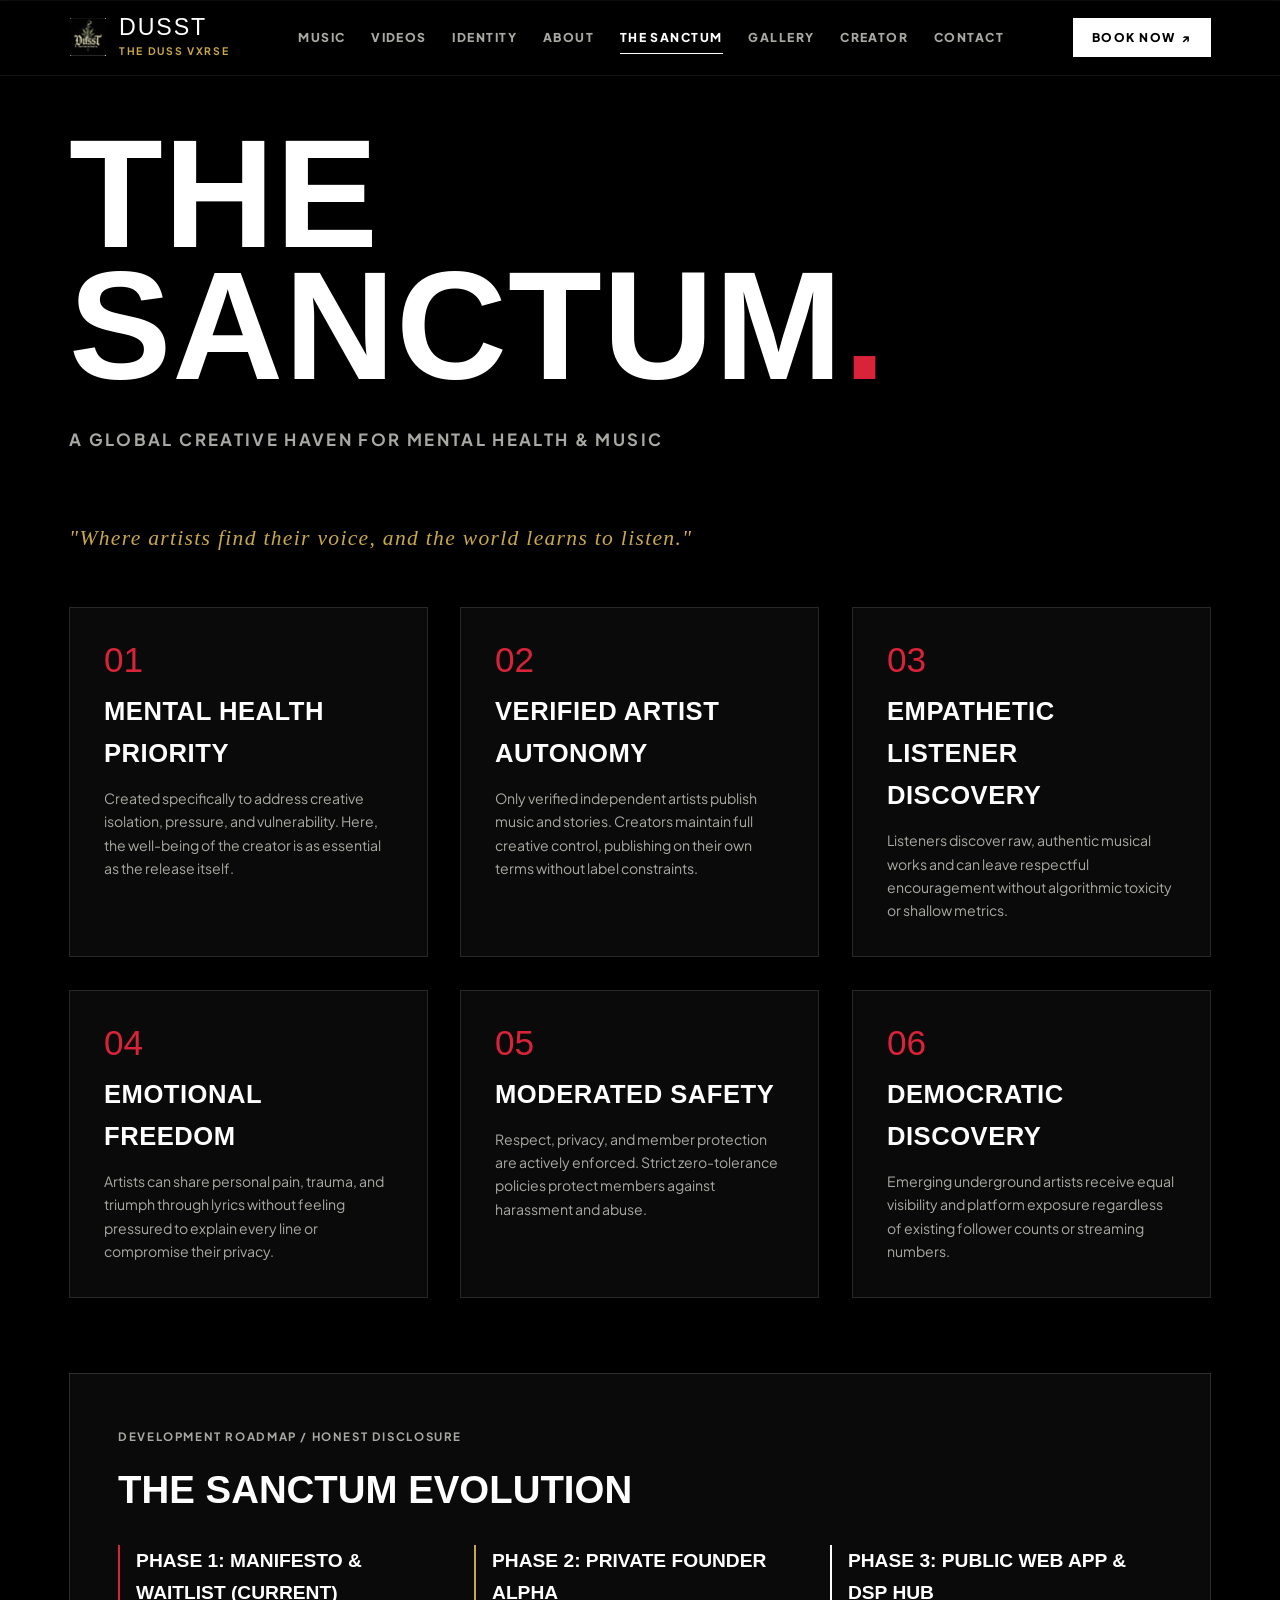
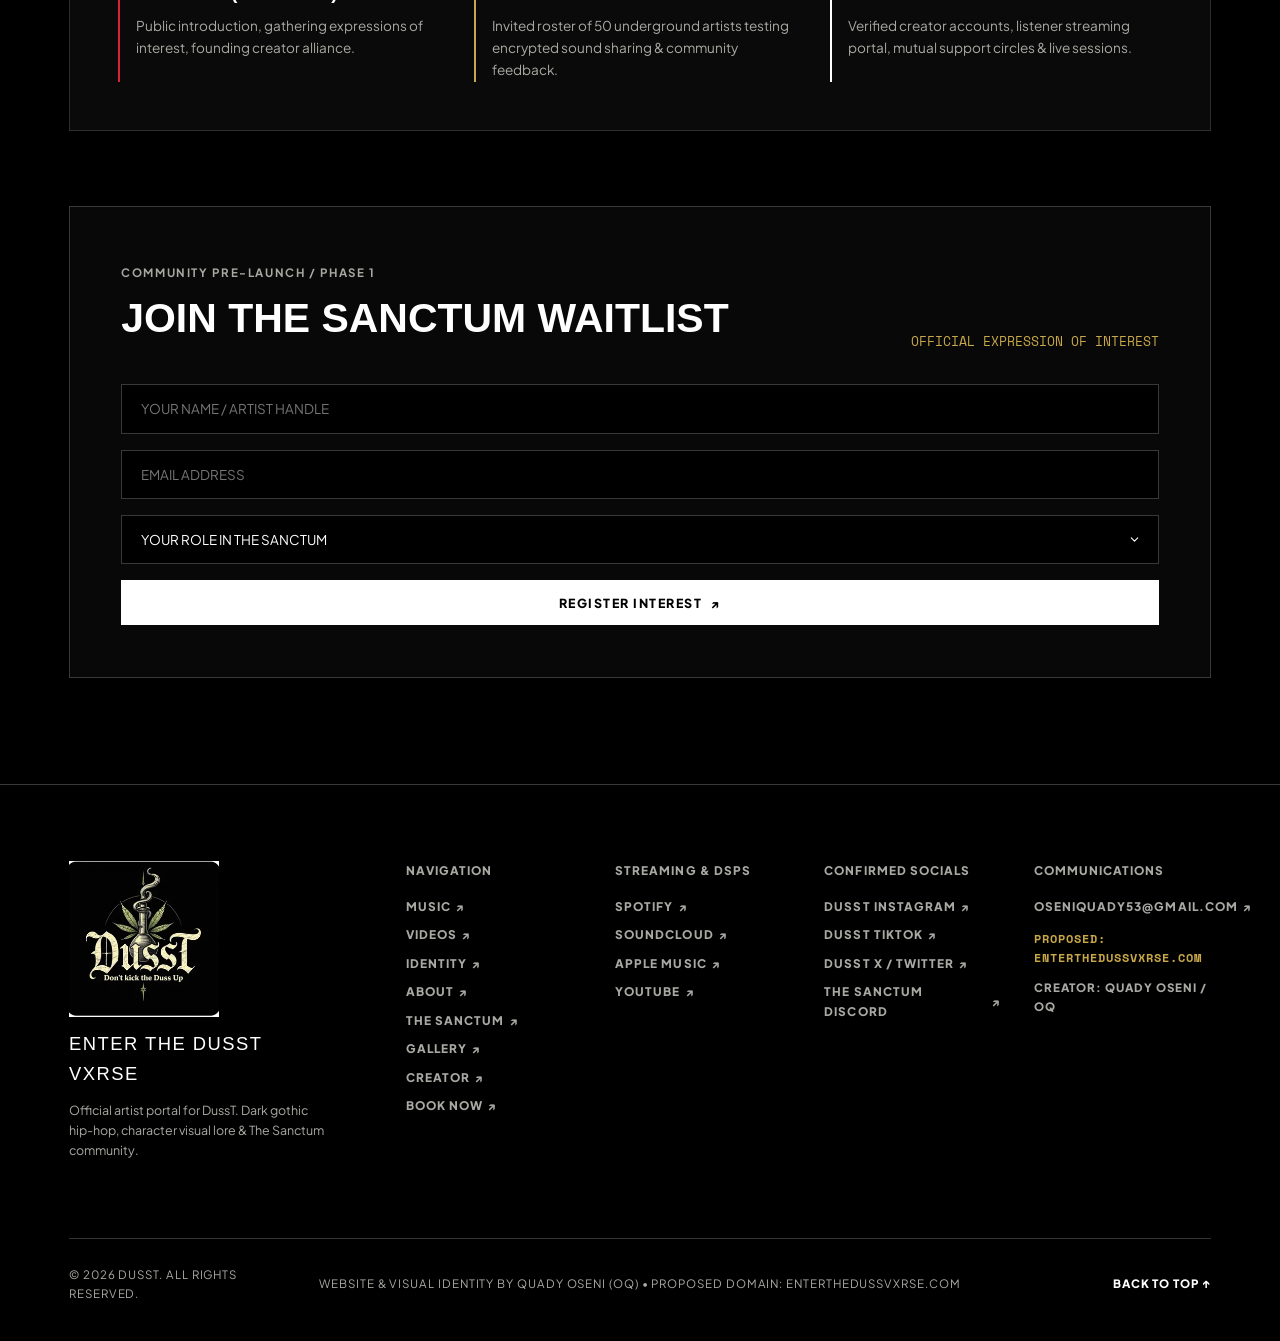
<file: sanctum.html>
<!DOCTYPE html>
<html lang="en">
<head>
  <meta charset="UTF-8">
  <meta name="viewport" content="width=device-width, initial-scale=1.0">
  <title>The Sanctum | Community Vision & Waitlist | DussT</title>
  
  <meta name="description" content="The Sanctum is a worldwide community concept founded by DussT uniting music, mental health awareness, and creative empathy. Where artists find their voice and the world learns to listen.">
  <meta name="keywords" content="The Sanctum, DussT community, mental health in music, underground artist platform, creative empathy, artist discovery, Quady Oseni">
  <meta name="author" content="DussT & Quady Oseni (OQ)">
  
  <meta property="og:type" content="website">
  <meta property="og:title" content="The Sanctum | Where Artists Find Their Voice">
  <meta property="og:description" content="A safe, supportive worldwide community concept built around music, mental health awareness, creativity, and human connection.">
  <meta property="og:image" content="assets/images/dusst-freevxrse-art.png">
  <meta property="og:url" content="https://enterthedussvxrse.com/sanctum.html">

  <link rel="icon" type="image/svg+xml" href="assets/logos/dusst-logo-concept-3-monogram.svg">
  <link rel="preconnect" href="https://fonts.googleapis.com">
  <link rel="preconnect" href="https://fonts.gstatic.com" crossorigin>
  <link href="https://fonts.googleapis.com/css2?family=Plus+Jakarta+Sans:wght@300;400;500;600;700;800&family=Space+Mono:wght@400;700&display=swap" rel="stylesheet">
  <link rel="stylesheet" href="css/style.css">
</head>
<body class="editorial-v7 sanctum-page">
  <a href="#main" class="visually-hidden">Skip to main content</a>

  <!-- SITE HEADER -->
  <header class="site-header" role="banner">
    <a aria-label="DussT | back to home" class="brand-wordmark" href="index.html">
      <img alt="DussT Alembic Sigil" class="header-vector-logo" height="38" width="38" src="assets/images/dusst-logo-concept-alembic.png">
      <div>
        <span class="brand-title-text">DUSST</span>
        <span class="brand-title-sub">THE DUSS VXRSE</span>
      </div>
    </a>

    <nav aria-label="Primary" class="desktop-nav">
      <a href="index.html#releases">MUSIC</a>
      <a href="index.html#videos">VIDEOS</a>
      <a href="index.html#brand-identity">IDENTITY</a>
      <a href="about.html">ABOUT</a>
      <a href="sanctum.html" aria-current="true">THE SANCTUM</a>
      <a href="gallery.html">GALLERY</a>
      <a href="creator.html">CREATOR</a>
      <a href="contact.html">CONTACT</a>
    </nav>

    <a class="header-cta" href="contact.html">
      BOOK NOW <span>↗</span>
    </a>

    <button aria-controls="mobile-menu" aria-expanded="false" class="menu-toggle" type="button">
      Menu
    </button>
  </header>

  <!-- MOBILE MENU -->
  <div class="mobile-menu" id="mobile-menu" aria-hidden="true">
    <nav aria-label="Mobile Navigation">
      <a href="index.html">HOME <span>↗</span></a>
      <a href="index.html#releases">MUSIC <span>↗</span></a>
      <a href="index.html#videos">VIDEOS <span>↗</span></a>
      <a href="index.html#brand-identity">IDENTITY <span>↗</span></a>
      <a href="about.html">ABOUT <span>↗</span></a>
      <a href="sanctum.html">THE SANCTUM <span>↗</span></a>
      <a href="gallery.html">GALLERY <span>↗</span></a>
      <a href="creator.html">CREATOR <span>↗</span></a>
      <a href="contact.html">BOOK NOW <span>↗</span></a>
    </nav>
    <div class="mobile-menu-meta">
      <span>DUSST OFFICIAL</span>
      <a href="mailto:oseniquady53@gmail.com">oseniquady53@gmail.com ↗</a>
    </div>
  </div>

  <main id="main">
    <section class="section" style="padding-top: calc(var(--header-height) + clamp(30px, 4vw, 60px));">
      <div class="section-inner">
        <div class="editorial-heading">
          <h2>THE SANCTUM<span class="punctuation">.</span></h2>
          <span class="section-lead">A GLOBAL CREATIVE HAVEN FOR MENTAL HEALTH &amp; MUSIC</span>
        </div>
        <p class="section-motto">"Where artists find their voice, and the world learns to listen."</p>

        <!-- 6 Pillars Grid -->
        <div class="sanctum-pillars-grid">
          <div class="sanctum-pillar-card">
            <span class="pillar-number">01</span>
            <h3>MENTAL HEALTH PRIORITY</h3>
            <p>Created specifically to address creative isolation, pressure, and vulnerability. Here, the well-being of the creator is as essential as the release itself.</p>
          </div>
          <div class="sanctum-pillar-card">
            <span class="pillar-number">02</span>
            <h3>VERIFIED ARTIST AUTONOMY</h3>
            <p>Only verified independent artists publish music and stories. Creators maintain full creative control, publishing on their own terms without label constraints.</p>
          </div>
          <div class="sanctum-pillar-card">
            <span class="pillar-number">03</span>
            <h3>EMPATHETIC LISTENER DISCOVERY</h3>
            <p>Listeners discover raw, authentic musical works and can leave respectful encouragement without algorithmic toxicity or shallow metrics.</p>
          </div>
          <div class="sanctum-pillar-card">
            <span class="pillar-number">04</span>
            <h3>EMOTIONAL FREEDOM</h3>
            <p>Artists can share personal pain, trauma, and triumph through lyrics without feeling pressured to explain every line or compromise their privacy.</p>
          </div>
          <div class="sanctum-pillar-card">
            <span class="pillar-number">05</span>
            <h3>MODERATED SAFETY</h3>
            <p>Respect, privacy, and member protection are actively enforced. Strict zero-tolerance policies protect members against harassment and abuse.</p>
          </div>
          <div class="sanctum-pillar-card">
            <span class="pillar-number">06</span>
            <h3>DEMOCRATIC DISCOVERY</h3>
            <p>Emerging underground artists receive equal visibility and platform exposure regardless of existing follower counts or streaming numbers.</p>
          </div>
        </div>

        <!-- 3-Phase Roadmap -->
        <div style="margin-top: clamp(40px, 6vw, 75px); border: 1px solid var(--line); background: var(--surface); padding: clamp(24px, 4vw, 48px);">
          <span class="release-promo-eyebrow">DEVELOPMENT ROADMAP / HONEST DISCLOSURE</span>
          <h3 style="font-family: var(--display); font-size: clamp(1.8rem, 3vw, 2.5rem); color: #fff; margin: 0.6rem 0 1.5rem; text-transform: uppercase;">
            THE SANCTUM EVOLUTION
          </h3>
          <div style="display: grid; grid-template-columns: repeat(auto-fit, minmax(260px, 1fr)); gap: 1.5rem;">
            <div style="border-left: 2px solid var(--crimson); padding-left: 1rem;">
              <strong style="color: var(--white); font-family: var(--display); font-size: 1.2rem; display: block;">PHASE 1: MANIFESTO &amp; WAITLIST (CURRENT)</strong>
              <p style="font-size: 0.85rem; color: var(--muted); margin-top: 6px;">Public introduction, gathering expressions of interest, founding creator alliance.</p>
            </div>
            <div style="border-left: 2px solid var(--gold); padding-left: 1rem;">
              <strong style="color: var(--white); font-family: var(--display); font-size: 1.2rem; display: block;">PHASE 2: PRIVATE FOUNDER ALPHA</strong>
              <p style="font-size: 0.85rem; color: var(--muted); margin-top: 6px;">Invited roster of 50 underground artists testing encrypted sound sharing &amp; community feedback.</p>
            </div>
            <div style="border-left: 2px solid var(--white); padding-left: 1rem;">
              <strong style="color: var(--white); font-family: var(--display); font-size: 1.2rem; display: block;">PHASE 3: PUBLIC WEB APP &amp; DSP HUB</strong>
              <p style="font-size: 0.85rem; color: var(--muted); margin-top: 6px;">Verified creator accounts, listener streaming portal, mutual support circles &amp; live sessions.</p>
            </div>
          </div>
        </div>

        <!-- Pre-Launch Waitlist Action Box -->
        <div class="sanctum-waitlist-box">
          <div class="sanctum-waitlist-header">
            <div>
              <span class="release-promo-eyebrow">COMMUNITY PRE-LAUNCH / PHASE 1</span>
              <h3>JOIN THE SANCTUM WAITLIST</h3>
            </div>
            <span style="font-size: 0.8rem; color: var(--gold); font-family: var(--mono);">OFFICIAL EXPRESSION OF INTEREST</span>
          </div>

          <form id="sanctumWaitlistForm" class="waitlist-form-grid">
            <input type="text" class="form-input" placeholder="YOUR NAME / ARTIST HANDLE" required>
            <input type="email" class="form-input" placeholder="EMAIL ADDRESS" required>
            <select class="form-input form-select" required>
              <option value="" disabled selected>YOUR ROLE IN THE SANCTUM</option>
              <option value="Artist">Independent Recording Artist</option>
              <option value="Listener">Empathetic Listener &amp; Supporter</option>
              <option value="Collaborator">Visual Artist / Producer</option>
            </select>
            <button type="submit" class="button button--solid">
              REGISTER INTEREST <span>↗</span>
            </button>
          </form>
          <div id="waitlistStatus" style="display: none; margin-top: 1rem; font-size: 0.84rem;"></div>
        </div>
      </div>
    </section>
  </main>

  <!-- SITE FOOTER -->
  <footer class="site-footer" role="contentinfo">
    <div class="footer-top">
      <div class="footer-brand">
        <img src="assets/images/dusst-logo-concept-alembic.png" alt="DussT Emblem" width="130" height="130">
        <span class="footer-brand-title">ENTER THE DUSST VXRSE</span>
        <p class="footer-brand-tagline">
          Official artist portal for DussT. Dark gothic hip-hop, character visual lore &amp; The Sanctum community.
        </p>
      </div>

      <div class="footer-navs">
        <div class="footer-col">
          <span class="footer-col-title">NAVIGATION</span>
          <nav>
            <a href="index.html#releases">MUSIC <span>↗</span></a>
            <a href="index.html#videos">VIDEOS <span>↗</span></a>
            <a href="index.html#brand-identity">IDENTITY <span>↗</span></a>
            <a href="about.html">ABOUT <span>↗</span></a>
            <a href="sanctum.html">THE SANCTUM <span>↗</span></a>
            <a href="gallery.html">GALLERY <span>↗</span></a>
            <a href="creator.html">CREATOR <span>↗</span></a>
            <a href="contact.html">BOOK NOW <span>↗</span></a>
          </nav>
        </div>

        <div class="footer-col">
          <span class="footer-col-title">STREAMING &amp; DSPs</span>
          <nav>
            <a href="https://open.spotify.com" target="_blank" rel="noopener">SPOTIFY <span>↗</span></a>
            <a href="https://soundcloud.com" target="_blank" rel="noopener">SOUNDCLOUD <span>↗</span></a>
            <a href="https://music.apple.com" target="_blank" rel="noopener">APPLE MUSIC <span>↗</span></a>
            <a href="https://youtube.com" target="_blank" rel="noopener">YOUTUBE <span>↗</span></a>
          </nav>
        </div>

        <div class="footer-col">
          <span class="footer-col-title">CONFIRMED SOCIALS</span>
          <nav>
            <a href="https://instagram.com" target="_blank" rel="noopener">DUSST INSTAGRAM <span>↗</span></a>
            <a href="https://tiktok.com" target="_blank" rel="noopener">DUSST TIKTOK <span>↗</span></a>
            <a href="https://twitter.com" target="_blank" rel="noopener">DUSST X / TWITTER <span>↗</span></a>
            <a href="https://discord.com" target="_blank" rel="noopener">THE SANCTUM DISCORD <span>↗</span></a>
          </nav>
        </div>

        <div class="footer-col">
          <span class="footer-col-title">COMMUNICATIONS</span>
          <nav>
            <a href="mailto:oseniquady53@gmail.com">oseniquady53@gmail.com <span>↗</span></a>
            <span style="font-size: 0.72rem; color: var(--gold); font-family: var(--mono); margin-top: 4px;">
              PROPOSED: EnterTheDussVxrse.com
            </span>
            <span style="font-size: 0.72rem; color: var(--muted); margin-top: 2px;">
              CREATOR: QUADY OSENI / OQ
            </span>
          </nav>
        </div>
      </div>
    </div>

    <div class="footer-bottom">
      <span>© 2026 DUSST. ALL RIGHTS RESERVED.</span>
      <p>WEBSITE &amp; VISUAL IDENTITY BY QUADY OSENI (OQ) • PROPOSED DOMAIN: ENTERTHEDUSSVXRSE.COM</p>
      <a href="#top">BACK TO TOP ↑</a>
    </div>
  </footer>

  <script src="js/editorial-motion.js"></script>
</body>
</html>
</file>
<file: css/style.css>
/* ==========================================================================
   DUSST — ENTER THE DUSST VXRSE
   EDITORIAL MOTION & DESIGN SYSTEM
   Inspired by Klein (UK) Architectural Framework
   Integrated with DussT Gothic Underground Identity
   Co-Created with Quady Oseni / OQ
   ========================================================================== */

/* --- 1. DESIGN TOKENS & ROOT VARIABLES --- */
:root {
  /* Editorial Palette: Pure Inks, Antique Ivory & Gothic Accents */
  --ink: #000000;
  --black: #050505;
  --surface: #0a0a0a;
  --panel: #101010;
  --panel-card: #141414;
  --panel-hover: #1b1b1b;

  --white: #ffffff;
  --ivory: #faf6eb;
  --cream: #f4f4f1;
  --muted: #a9a9a4;
  --dim: #5c5c58;

  /* Signature DussT Accents */
  --crimson: #d92338;
  --burgundy: #660f1b;
  --gold: #c8a848;
  --gold-glow: rgba(200, 168, 72, 0.22);
  --olive: #5b6b46;

  /* Borders & Rules */
  --line: rgba(255, 255, 255, 0.14);
  --line-strong: rgba(255, 255, 255, 0.28);
  --line-crimson: rgba(217, 35, 56, 0.4);

  /* Container & Layout */
  --max: 1320px;
  --pad: clamp(20px, 5.4vw, 86px);
  --space-section: clamp(74px, 8.3vw, 132px);
  --header-height: 76px;

  /* Typography */
  --display: Impact, "Arial Narrow Bold", "Helvetica Neue Condensed Black", "Cinzel Decorative", sans-serif;
  --body: "Plus Jakarta Sans", "Helvetica Neue", Helvetica, Arial, sans-serif;
  --mono: "Space Mono", monospace;
  --gothic: "Cinzel Decorative", "Cinzel", serif;
}

/* --- 2. GLOBAL RESET & BASE RULES --- */
*, *::before, *::after {
  box-sizing: border-box;
  margin: 0;
  padding: 0;
}

html {
  font-size: 16px;
  scroll-behavior: smooth;
  background-color: var(--ink);
  color: var(--cream);
  font-family: var(--body);
  -webkit-font-smoothing: antialiased;
  -moz-osx-font-smoothing: grayscale;
  overflow-x: hidden;
}

body {
  min-height: 100vh;
  position: relative;
  background-color: var(--ink);
  color: var(--cream);
  line-height: 1.65;
  overflow-x: hidden;
}

body.menu-open {
  overflow: hidden;
}

a {
  color: inherit;
  text-decoration: none;
  -webkit-tap-highlight-color: transparent;
}

img, video {
  max-width: 100%;
  height: auto;
  display: block;
}

button {
  font-family: inherit;
  cursor: pointer;
  border: none;
  background: none;
  color: inherit;
  -webkit-tap-highlight-color: transparent;
}

.visually-hidden {
  position: absolute;
  width: 1px;
  height: 1px;
  padding: 0;
  margin: -1px;
  overflow: hidden;
  clip: rect(0, 0, 0, 0);
  white-space: nowrap;
  border: 0;
}

/* --- 3. SITE HEADER & NAVIGATION (KLEIN ARCHITECTURE) --- */
.site-header {
  position: fixed;
  top: 0;
  left: 0;
  right: 0;
  height: var(--header-height);
  z-index: 1000;
  display: flex;
  align-items: center;
  justify-content: space-between;
  padding: 0 var(--pad);
  background: rgba(0, 0, 0, 0.45);
  backdrop-filter: blur(14px);
  -webkit-backdrop-filter: blur(14px);
  border-bottom: 1px solid rgba(255, 255, 255, 0.08);
  transition: background-color 0.3s ease, border-color 0.3s ease, height 0.3s ease;
}

.site-header.is-scrolled {
  background: rgba(0, 0, 0, 0.92);
  border-bottom-color: rgba(255, 255, 255, 0.16);
  height: 68px;
}

/* Brand Wordmark */
.brand-wordmark {
  display: inline-flex;
  align-items: center;
  gap: 12px;
  text-decoration: none;
}

.header-vector-logo {
  width: 38px;
  height: 38px;
  object-fit: contain;
  transition: transform 0.3s ease;
}

.brand-wordmark:hover .header-vector-logo {
  transform: rotate(6deg) scale(1.08);
}

.brand-title-text {
  font-family: var(--display);
  font-size: 1.45rem;
  letter-spacing: 0.08em;
  color: var(--white);
  line-height: 1;
}

.brand-title-sub {
  display: block;
  font-size: 0.65rem;
  font-weight: 700;
  letter-spacing: 0.16em;
  color: var(--gold);
  text-transform: uppercase;
}

/* Desktop Navigation */
.desktop-nav {
  display: flex;
  align-items: center;
  gap: clamp(16px, 2vw, 32px);
}

.desktop-nav a {
  font-size: 0.76rem;
  font-weight: 800;
  letter-spacing: 0.12em;
  text-transform: uppercase;
  color: var(--muted);
  position: relative;
  padding: 6px 0;
  transition: color 0.2s ease;
}

.desktop-nav a:hover,
.desktop-nav a[aria-current="true"] {
  color: var(--white);
}

.desktop-nav a::after {
  content: '';
  position: absolute;
  bottom: 0;
  left: 0;
  width: 0;
  height: 1px;
  background: var(--white);
  transition: width 0.25s ease;
}

.desktop-nav a:hover::after,
.desktop-nav a[aria-current="true"]::after {
  width: 100%;
}

/* Header CTA Button */
.header-cta {
  display: inline-flex;
  align-items: center;
  justify-content: center;
  gap: 6px;
  padding: 9px 18px;
  background: var(--white);
  color: var(--ink);
  font-size: 0.75rem;
  font-weight: 800;
  letter-spacing: 0.12em;
  text-transform: uppercase;
  border: 1px solid var(--white);
  transition: all 0.25s ease;
}

.header-cta:hover {
  background: var(--ink);
  color: var(--white);
  transform: translateY(-2px);
}

/* Mobile Menu Toggle */
.menu-toggle {
  display: none;
  font-size: 0.82rem;
  font-weight: 800;
  letter-spacing: 0.14em;
  text-transform: uppercase;
  padding: 8px 14px;
  border: 1px solid var(--line-strong);
  color: var(--white);
  background: transparent;
  transition: all 0.2s ease;
}

.menu-toggle:hover {
  background: var(--white);
  color: var(--ink);
}

/* Mobile Navigation Drawer */
.mobile-menu {
  position: fixed;
  inset: var(--header-height) 0 0 0;
  background: rgba(0, 0, 0, 0.98);
  backdrop-filter: blur(20px);
  -webkit-backdrop-filter: blur(20px);
  z-index: 999;
  display: flex;
  flex-direction: column;
  justify-content: space-between;
  padding: clamp(2rem, 6vw, 4rem) var(--pad);
  opacity: 0;
  pointer-events: none;
  transform: translateY(-16px);
  transition: opacity 0.3s ease, transform 0.3s ease;
}

.mobile-menu.open {
  opacity: 1;
  pointer-events: auto;
  transform: translateY(0);
}

.mobile-menu nav {
  display: flex;
  flex-direction: column;
  gap: 1.4rem;
}

.mobile-menu nav a {
  font-family: var(--display);
  font-size: clamp(2rem, 7vw, 3.2rem);
  line-height: 0.95;
  color: var(--white);
  display: flex;
  align-items: center;
  justify-content: space-between;
  border-bottom: 1px solid rgba(255, 255, 255, 0.1);
  padding-bottom: 0.6rem;
}

.mobile-menu nav a span {
  font-size: 1.5rem;
  color: var(--crimson);
}

.mobile-menu-meta {
  display: flex;
  justify-content: space-between;
  align-items: center;
  padding-top: 1.5rem;
  border-top: 1px solid var(--line);
  font-size: 0.78rem;
  letter-spacing: 0.1em;
  color: var(--muted);
}

.mobile-menu-meta a {
  color: var(--white);
}

/* --- 4. BRAND HERO SECTION (KLEIN IMMERSIVE VIDEO) --- */
.hero.brand-hero {
  min-height: 100svh;
  display: grid;
  grid-template-rows: minmax(0, 1fr) auto;
  background: var(--ink);
  padding-top: var(--header-height);
  position: relative;
  overflow: hidden;
}

.brand-hero__media {
  position: absolute;
  inset: 0;
  overflow: hidden;
  z-index: 1;
}

.brand-hero__media video {
  width: 100%;
  height: 100%;
  object-fit: cover;
  opacity: 0.44;
}

.brand-hero__film-overlay {
  position: absolute;
  inset: 0;
  background: 
    radial-gradient(circle at center, rgba(0, 0, 0, 0.15) 0%, rgba(0, 0, 0, 0.85) 100%),
    linear-gradient(180deg, rgba(0, 0, 0, 0.5) 0%, rgba(0, 0, 0, 0.2) 50%, var(--ink) 98%);
  pointer-events: none;
}

.brand-hero__brand {
  position: relative;
  z-index: 2;
  display: flex;
  flex-direction: column;
  align-items: center;
  justify-content: center;
  padding: clamp(2rem, 5vw, 4rem) var(--pad);
  text-align: center;
}

.hero-vector-logo {
  max-width: min(88vw, 720px);
  max-height: 46vh;
  width: auto;
  height: auto;
  display: block;
  margin: 0 auto;
  filter: drop-shadow(0 20px 45px rgba(0, 0, 0, 0.95));
}

.hero-logo-caption {
  font-family: var(--mono);
  font-size: clamp(0.68rem, 1.2vw, 0.82rem);
  letter-spacing: 0.22em;
  color: var(--gold);
  text-transform: uppercase;
  margin-top: 1.2rem;
}

.brand-hero__meta {
  position: relative;
  z-index: 2;
  display: flex;
  align-items: center;
  justify-content: space-between;
  flex-wrap: wrap;
  gap: 1.5rem;
  padding: 1.8rem var(--pad);
  border-top: 1px solid rgba(255, 255, 255, 0.18);
  background: rgba(0, 0, 0, 0.65);
  backdrop-filter: blur(12px);
  -webkit-backdrop-filter: blur(12px);
}

.brand-hero__entity {
  font-family: var(--body);
  font-weight: 800;
  font-size: clamp(0.72rem, 1.3vw, 0.92rem);
  letter-spacing: 0.14em;
  text-transform: uppercase;
  color: var(--white);
  margin: 0;
}

.brand-hero__entity span {
  color: var(--crimson);
}

.brand-hero__actions {
  display: flex;
  gap: 0.85rem;
  align-items: center;
  flex-wrap: wrap;
}

/* Buttons System */
.button {
  display: inline-flex;
  align-items: center;
  justify-content: center;
  gap: 0.5rem;
  padding: 0.85rem 1.6rem;
  font-family: var(--body);
  font-size: 0.78rem;
  font-weight: 800;
  letter-spacing: 0.12em;
  text-transform: uppercase;
  text-decoration: none;
  background: #000000;
  color: #ffffff;
  border: 1px solid rgba(255, 255, 255, 0.5);
  transition: background-color 0.25s ease, color 0.25s ease, border-color 0.25s ease, transform 0.2s ease;
  cursor: pointer;
  white-space: nowrap;
}

.button--solid {
  background: #ffffff;
  color: #000000;
  border-color: #ffffff;
}

.button--solid:hover {
  background: #000000;
  color: #ffffff;
  border-color: #ffffff;
  transform: translateY(-2px);
}

.button:hover {
  background: #ffffff;
  color: #000000;
  border-color: #ffffff;
  transform: translateY(-2px);
}

/* --- 5. LATEST RELEASE PROMO STRIP (KLEIN EDITORIAL) --- */
.release-promo {
  border-bottom: 1px solid rgba(255, 255, 255, 0.16);
  background: #080808;
  padding: 1.1rem var(--pad);
}

.release-promo-inner {
  max-width: var(--max);
  margin: 0 auto;
  display: flex;
  align-items: center;
  justify-content: space-between;
  gap: 1.5rem;
  flex-wrap: wrap;
  font-size: 0.82rem;
  letter-spacing: 0.1em;
  text-transform: uppercase;
}

.release-promo-eyebrow {
  color: var(--muted);
  font-weight: 700;
  font-size: 0.72rem;
  letter-spacing: 0.14em;
}

.release-promo strong {
  font-size: 0.96rem;
  font-family: var(--display);
  letter-spacing: 0.08em;
  color: var(--white);
}

.release-promo-status {
  color: var(--crimson);
  font-weight: 800;
  font-size: 0.74rem;
  letter-spacing: 0.14em;
}

.release-promo a {
  color: var(--white);
  text-decoration: none;
  font-weight: 800;
  display: inline-flex;
  align-items: center;
  gap: 5px;
  transition: opacity 0.2s ease;
}

.release-promo a:hover {
  opacity: 0.75;
}

.release-promo a span {
  transition: transform 0.2s ease;
}

.release-promo a:hover span {
  transform: translate(3px, -3px);
}

/* --- 6. SECTION FOUNDATIONS & EDITORIAL HEADINGS --- */
.section {
  padding: var(--space-section) var(--pad);
  border-top: 1px solid #282828;
  position: relative;
}

.section-inner {
  width: 100%;
  max-width: var(--max);
  margin-inline: auto;
}

.editorial-heading {
  margin-bottom: clamp(40px, 5.2vw, 74px);
  display: flex;
  justify-content: space-between;
  align-items: flex-end;
  flex-wrap: wrap;
  gap: 1.5rem;
}

.editorial-heading h2 {
  font-family: var(--display);
  font-size: clamp(68px, 12vw, 172px);
  line-height: 0.86;
  letter-spacing: 0.006em;
  margin: 0;
  color: var(--white);
  text-transform: uppercase;
}

.editorial-heading .punctuation {
  color: var(--crimson);
}

.section-header-link {
  font-size: 0.78rem;
  font-weight: 800;
  letter-spacing: 0.14em;
  text-transform: uppercase;
  color: var(--white);
  display: inline-flex;
  align-items: center;
  gap: 5px;
  padding-bottom: 4px;
  border-bottom: 1px solid var(--white);
  transition: opacity 0.2s ease, transform 0.2s ease;
}

.section-header-link:hover {
  opacity: 0.7;
  transform: translateX(3px);
}

.section-lead {
  font-size: clamp(0.85rem, 1.4vw, 1.05rem);
  font-weight: 700;
  letter-spacing: 0.14em;
  color: var(--muted);
  text-transform: uppercase;
  margin-top: 10px;
}

.section-motto {
  font-family: var(--gothic);
  font-size: clamp(1rem, 2vw, 1.35rem);
  color: var(--gold);
  letter-spacing: 0.06em;
  font-style: italic;
  margin-top: 12px;
}

/* --- 7. MUSIC SECTION & EDITORIAL CARDS (KLEIN NEW-MUSIC-GRID) --- */
.new-music-grid {
  display: grid;
  grid-template-columns: repeat(auto-fit, minmax(310px, 1fr));
  gap: clamp(24px, 3.5vw, 48px);
  margin-top: clamp(25px, 3vw, 45px);
}

.new-music-card {
  border: 1px solid rgba(255, 255, 255, 0.14);
  background: var(--surface);
  padding: clamp(16px, 2vw, 26px);
  display: flex;
  flex-direction: column;
  transition: border-color 0.3s ease, transform 0.3s ease;
}

.new-music-card:hover {
  border-color: rgba(255, 255, 255, 0.38);
  transform: translateY(-4px);
}

.new-music-art {
  aspect-ratio: 1 / 1;
  overflow: hidden;
  background: #000;
  margin-bottom: 1.4rem;
  position: relative;
  border: 1px solid rgba(255, 255, 255, 0.08);
}

.new-music-art img {
  width: 100%;
  height: 100%;
  object-fit: cover;
  transition: transform 0.8s cubic-bezier(0.2, 0.75, 0.2, 1);
}

.new-music-card:hover .new-music-art img {
  transform: scale(1.04);
}

.new-music-meta {
  display: flex;
  justify-content: space-between;
  align-items: center;
  font-size: 0.74rem;
  letter-spacing: 0.14em;
  text-transform: uppercase;
  color: var(--muted);
  margin-bottom: 0.6rem;
  font-weight: 800;
}

.new-music-meta .status-tag {
  color: var(--crimson);
}

.new-music-card h3 {
  font-family: var(--display);
  font-size: clamp(1.6rem, 2.5vw, 2.2rem);
  letter-spacing: 0.02em;
  color: var(--white);
  margin: 0 0 1.2rem;
  line-height: 1.05;
  text-transform: uppercase;
}

.stream-links {
  display: grid;
  grid-template-columns: repeat(2, 1fr);
  gap: 0.6rem;
  margin-top: auto;
}

.stream-links a {
  display: inline-flex;
  align-items: center;
  justify-content: space-between;
  padding: 0.65rem 0.85rem;
  background: #050505;
  border: 1px solid rgba(255, 255, 255, 0.16);
  color: var(--cream);
  font-size: 0.68rem;
  font-weight: 800;
  letter-spacing: 0.08em;
  text-transform: uppercase;
  text-decoration: none;
  transition: background-color 0.2s ease, color 0.2s ease, border-color 0.2s ease;
}

.stream-links a:hover {
  background: var(--white);
  color: var(--ink);
  border-color: var(--white);
}

.stream-links a span {
  transition: transform 0.2s ease;
}

.stream-links a:hover span {
  transform: translate(2px, -2px);
}

/* On-Site Video Visualizer Showcase */
.video-feature-card {
  margin-top: clamp(40px, 6vw, 75px);
  border: 1px solid rgba(255, 255, 255, 0.18);
  background: var(--surface);
  padding: clamp(20px, 3.5vw, 42px);
  display: grid;
  grid-template-columns: minmax(0, 1.2fr) minmax(0, 0.8fr);
  gap: clamp(24px, 4vw, 55px);
  align-items: center;
}

.video-container {
  position: relative;
  aspect-ratio: 16 / 9;
  background: #000;
  overflow: hidden;
  border: 1px solid rgba(255, 255, 255, 0.12);
}

.video-container video {
  width: 100%;
  height: 100%;
  object-fit: cover;
}

.video-feature-info h3 {
  font-family: var(--display);
  font-size: clamp(2rem, 3.5vw, 3rem);
  line-height: 0.95;
  color: var(--white);
  margin-bottom: 1rem;
  text-transform: uppercase;
}

.video-feature-info p {
  color: var(--muted);
  font-size: 0.92rem;
  line-height: 1.7;
  margin-bottom: 1.5rem;
}

/* --- 8. ABOUT EDITORIAL SECTION (KLEIN 2-COLUMN STATEMENT) --- */
.about-editorial {
  display: grid;
  grid-template-columns: minmax(0, 0.85fr) minmax(0, 1.15fr);
  gap: clamp(32px, 6vw, 100px);
  align-items: start;
}

.about-image {
  position: relative;
  background: #080808;
  border: 1px solid rgba(255, 255, 255, 0.14);
  overflow: hidden;
}

.about-image img {
  width: 100%;
  aspect-ratio: 0.82;
  object-fit: cover;
  object-position: center 20%;
  transition: transform 0.8s cubic-bezier(0.2, 0.75, 0.2, 1);
}

.about-image:hover img {
  transform: scale(1.035);
}

.image-notation {
  position: absolute;
  bottom: 0;
  left: 0;
  right: 0;
  padding: 10px 16px;
  background: rgba(0, 0, 0, 0.85);
  backdrop-filter: blur(8px);
  font-size: 0.7rem;
  font-weight: 800;
  letter-spacing: 0.14em;
  text-transform: uppercase;
  color: var(--white);
  border-top: 1px solid rgba(255, 255, 255, 0.12);
}

.about-statement {
  display: flex;
  flex-direction: column;
}

.about-lead {
  font-family: var(--display);
  font-size: clamp(2.4rem, 4.6vw, 4.2rem);
  line-height: 0.92;
  letter-spacing: 0.01em;
  color: var(--white);
  text-transform: uppercase;
  margin-bottom: clamp(20px, 3vw, 36px);
}

.about-lead span {
  color: var(--crimson);
}

.about-statement p {
  font-size: clamp(0.92rem, 1.3vw, 1.05rem);
  line-height: 1.75;
  color: var(--cream);
  margin-bottom: clamp(16px, 2vw, 24px);
}

.text-arrow {
  font-size: 0.84rem;
  font-weight: 800;
  letter-spacing: 0.14em;
  text-transform: uppercase;
  color: var(--white);
  display: inline-flex;
  align-items: center;
  gap: 6px;
  margin-top: 10px;
  width: max-content;
  border-bottom: 1px solid var(--white);
  padding-bottom: 4px;
  transition: opacity 0.2s ease, transform 0.2s ease;
}

.text-arrow:hover {
  opacity: 0.7;
  transform: translateX(4px);
}

.about-stats {
  display: grid;
  grid-template-columns: repeat(auto-fit, minmax(180px, 1fr));
  gap: 20px;
  margin-top: clamp(34px, 5vw, 60px);
  padding-top: clamp(24px, 3.5vw, 40px);
  border-top: 1px solid rgba(255, 255, 255, 0.16);
}

.about-stats span {
  display: flex;
  flex-direction: column;
  gap: 6px;
  font-size: 0.72rem;
  font-weight: 800;
  letter-spacing: 0.14em;
  text-transform: uppercase;
  color: var(--muted);
}

.about-stats strong {
  font-family: var(--display);
  font-size: clamp(1.4rem, 2.2vw, 1.9rem);
  letter-spacing: 0.04em;
  color: var(--white);
  line-height: 1;
}

/* --- 9. THE SANCTUM — COMMUNITY EDITORIAL --- */
.sanctum-pillars-grid {
  display: grid;
  grid-template-columns: repeat(auto-fit, minmax(280px, 1fr));
  gap: clamp(18px, 2.5vw, 32px);
  margin-top: clamp(30px, 4vw, 55px);
}

.sanctum-pillar-card {
  border: 1px solid rgba(255, 255, 255, 0.12);
  background: var(--surface);
  padding: clamp(20px, 2.8vw, 34px);
  display: flex;
  flex-direction: column;
  transition: border-color 0.3s ease, transform 0.3s ease;
}

.sanctum-pillar-card:hover {
  border-color: rgba(255, 255, 255, 0.32);
  transform: translateY(-3px);
}

.pillar-number {
  font-family: var(--display);
  font-size: 2.2rem;
  line-height: 1;
  color: var(--crimson);
  margin-bottom: 0.8rem;
}

.sanctum-pillar-card h3 {
  font-family: var(--display);
  font-size: clamp(1.3rem, 2vw, 1.7rem);
  letter-spacing: 0.02em;
  color: var(--white);
  margin-bottom: 0.8rem;
  text-transform: uppercase;
}

.sanctum-pillar-card p {
  color: var(--muted);
  font-size: 0.88rem;
  line-height: 1.65;
}

/* Sanctum Waitlist Action Box */
.sanctum-waitlist-box {
  margin-top: clamp(40px, 6vw, 75px);
  border: 1px solid rgba(255, 255, 255, 0.2);
  background: #080808;
  padding: clamp(24px, 4vw, 55px);
}

.sanctum-waitlist-header {
  display: flex;
  justify-content: space-between;
  align-items: flex-end;
  flex-wrap: wrap;
  gap: 1.5rem;
  margin-bottom: 2rem;
}

.sanctum-waitlist-header h3 {
  font-family: var(--display);
  font-size: clamp(1.8rem, 3.2vw, 2.8rem);
  color: var(--white);
  text-transform: uppercase;
  margin: 0;
}

.waitlist-form-grid {
  display: grid;
  grid-template-columns: repeat(auto-fit, minmax(220px, 1fr)) auto;
  gap: 1rem;
  align-items: center;
}

.form-input {
  width: 100%;
  padding: 0.95rem 1.2rem;
  background: #000;
  border: 1px solid rgba(255, 255, 255, 0.22);
  color: var(--white);
  font-family: var(--body);
  font-size: 0.84rem;
  outline: none;
  transition: border-color 0.25s ease;
}

.form-input:focus {
  border-color: var(--white);
}

.form-select {
  appearance: none;
  background-image: url("data:image/svg+xml;charset=UTF-8,%3csvg xmlns='http://www.w3.org/2000/svg' viewBox='0 0 24 24' fill='none' stroke='white' stroke-width='2' stroke-linecap='round' stroke-linejoin='round'%3e%3cpolyline points='6 9 12 15 18 9'%3e%3c/polyline%3e%3c/svg%3e");
  background-repeat: no-repeat;
  background-position: right 1rem center;
  background-size: 1em;
}

/* --- 10. GALLERY EDITORIAL SECTION --- */
.gallery-grid {
  display: grid;
  grid-template-columns: repeat(auto-fill, minmax(260px, 1fr));
  gap: clamp(10px, 1.2vw, 20px);
  margin-top: clamp(25px, 3.5vw, 45px);
}

.gallery-item {
  position: relative;
  aspect-ratio: 1 / 1;
  overflow: hidden;
  background: #000;
  border: 1px solid rgba(255, 255, 255, 0.1);
  cursor: pointer;
}

.gallery-item img {
  width: 100%;
  height: 100%;
  object-fit: cover;
  transition: transform 0.8s cubic-bezier(0.2, 0.75, 0.2, 1);
}

.gallery-item:hover img {
  transform: scale(1.04);
}

.gallery-item-caption {
  position: absolute;
  bottom: 0;
  left: 0;
  right: 0;
  padding: 10px 14px;
  background: rgba(0, 0, 0, 0.88);
  backdrop-filter: blur(8px);
  font-size: 0.68rem;
  font-weight: 800;
  letter-spacing: 0.12em;
  text-transform: uppercase;
  color: var(--white);
  transform: translateY(100%);
  transition: transform 0.3s ease;
}

.gallery-item:hover .gallery-item-caption {
  transform: translateY(0);
}

/* --- 11. CREATOR / COLLABORATOR (OQ) EDITORIAL --- */
.creator-editorial {
  display: grid;
  grid-template-columns: minmax(0, 1.1fr) minmax(0, 0.9fr);
  gap: clamp(32px, 6vw, 90px);
  align-items: center;
}

.creator-info h3 {
  font-family: var(--display);
  font-size: clamp(2.2rem, 4.2vw, 3.8rem);
  line-height: 0.94;
  color: var(--white);
  text-transform: uppercase;
  margin-bottom: 0.8rem;
}

.creator-role {
  font-family: var(--mono);
  font-size: 0.78rem;
  letter-spacing: 0.16em;
  color: var(--gold);
  text-transform: uppercase;
  margin-bottom: 1.4rem;
  display: block;
}

.creator-info p {
  color: var(--cream);
  font-size: 0.95rem;
  line-height: 1.75;
  margin-bottom: 1.6rem;
}

.creator-contact-mail {
  display: inline-flex;
  align-items: center;
  gap: 8px;
  font-size: clamp(1rem, 2vw, 1.5rem);
  font-family: var(--display);
  letter-spacing: 0.04em;
  color: var(--white);
  padding-bottom: 4px;
  border-bottom: 2px solid var(--white);
  transition: opacity 0.2s ease;
}

.creator-contact-mail:hover {
  opacity: 0.7;
}

.creator-contact-mail span {
  color: var(--crimson);
  transition: transform 0.2s ease;
}

.creator-contact-mail:hover span {
  transform: translate(3px, -3px);
}

/* --- 12. BOOKING / CONTACT (KLEIN TYPOGRAPHIC LAYOUT) --- */
.booking-section {
  padding-bottom: clamp(76px, 8vw, 125px);
}

.booking-inner h2 {
  font-family: var(--display);
  font-size: clamp(96px, 18vw, 260px);
  line-height: 0.84;
  letter-spacing: 0.005em;
  margin: 0 0 clamp(30px, 4vw, 65px);
  color: var(--white);
  text-transform: uppercase;
}

.booking-inner h2 .punctuation {
  color: var(--crimson);
}

.booking-bottom {
  display: flex;
  justify-content: space-between;
  align-items: flex-end;
  flex-wrap: wrap;
  gap: clamp(24px, 4vw, 64px);
  border-top: 1px solid rgba(255, 255, 255, 0.2);
  padding-top: clamp(24px, 3.5vw, 44px);
}

.booking-bottom p {
  font-size: clamp(0.92rem, 1.4vw, 1.15rem);
  line-height: 1.65;
  color: var(--cream);
  max-width: 60ch;
}

.booking-location-hint {
  display: block;
  font-family: var(--mono);
  font-size: 0.76rem;
  letter-spacing: 0.14em;
  color: var(--gold);
  margin-top: 8px;
  text-transform: uppercase;
}

.booking-mail {
  font-family: var(--display);
  font-size: clamp(1.4rem, 2.8vw, 2.5rem);
  letter-spacing: 0.03em;
  color: var(--white);
  display: inline-flex;
  align-items: center;
  gap: 8px;
  border-bottom: 2px solid var(--white);
  padding-bottom: 4px;
  transition: opacity 0.25s ease;
}

.booking-mail:hover {
  opacity: 0.7;
}

.booking-mail span {
  transition: transform 0.25s ease;
}

.booking-mail:hover span {
  transform: translate(3px, -3px);
}

/* Dispatch Form Container */
.booking-form-box {
  margin-top: clamp(30px, 5vw, 60px);
  background: var(--surface);
  border: 1px solid rgba(255, 255, 255, 0.16);
  padding: clamp(24px, 4vw, 48px);
}

.booking-form-grid {
  display: grid;
  grid-template-columns: repeat(auto-fit, minmax(240px, 1fr));
  gap: 1.2rem;
  margin-bottom: 1.2rem;
}

.booking-textarea {
  width: 100%;
  padding: 1rem 1.2rem;
  background: #000;
  border: 1px solid rgba(255, 255, 255, 0.2);
  color: var(--white);
  font-family: var(--body);
  font-size: 0.88rem;
  outline: none;
  min-height: 120px;
  resize: vertical;
}

/* --- 13. SITE FOOTER (KLEIN EDITORIAL DIRECTORY) --- */
.site-footer {
  border-top: 1px solid #383838;
  background: #000;
  padding: clamp(50px, 6vw, 90px) var(--pad) clamp(24px, 3vw, 40px);
}

.footer-top {
  display: grid;
  grid-template-columns: minmax(160px, 260px) minmax(0, 1fr);
  gap: clamp(28px, 6vw, 90px);
  align-items: start;
  padding-bottom: clamp(45px, 6vw, 85px);
}

.footer-brand {
  display: flex;
  flex-direction: column;
  gap: 12px;
}

.footer-brand img {
  width: clamp(100px, 12vw, 150px);
  height: auto;
}

.footer-brand-title {
  font-family: var(--display);
  font-size: 1.15rem;
  letter-spacing: 0.08em;
  color: var(--white);
}

.footer-brand-tagline {
  font-size: 0.78rem;
  line-height: 1.6;
  color: var(--muted);
}

.footer-navs {
  display: grid;
  grid-template-columns: repeat(4, minmax(0, 1fr));
  gap: clamp(16px, 2.5vw, 36px);
}

.footer-col {
  display: flex;
  flex-direction: column;
  gap: 10px;
}

.footer-col-title {
  font-size: 0.72rem;
  font-weight: 800;
  letter-spacing: 0.16em;
  text-transform: uppercase;
  color: var(--white);
  margin-bottom: 6px;
}

.footer-col nav {
  display: flex;
  flex-direction: column;
  gap: 9px;
}

.footer-col a,
.footer-col span {
  font-size: 0.74rem;
  font-weight: 800;
  letter-spacing: 0.09em;
  text-transform: uppercase;
  color: var(--muted);
  text-decoration: none;
  transition: color 0.2s ease, transform 0.2s ease;
  display: inline-flex;
  align-items: center;
  gap: 4px;
}

.footer-col a:hover {
  color: var(--white);
  transform: translateX(2px);
}

.footer-bottom {
  max-width: var(--max);
  margin: 0 auto;
  display: grid;
  grid-template-columns: minmax(0, 1fr) auto minmax(0, 1fr);
  gap: clamp(14px, 3vw, 44px);
  align-items: center;
  border-top: 1px solid #333333;
  padding-top: clamp(20px, 2vw, 32px);
}

.footer-bottom span {
  font-size: 0.72rem;
  letter-spacing: 0.08em;
  color: var(--muted);
  justify-self: start;
}

.footer-bottom p {
  font-size: 0.72rem;
  letter-spacing: 0.08em;
  color: var(--muted);
  margin: 0;
  justify-self: center;
  text-align: center;
}

.footer-bottom a {
  font-size: 0.72rem;
  font-weight: 800;
  letter-spacing: 0.08em;
  color: var(--white);
  justify-self: end;
  transition: opacity 0.2s ease;
}

.footer-bottom a:hover {
  opacity: 0.7;
}

/* --- 14. EDITORIAL MOTION ENGINE (KLEIN MOTION) --- */
@media (prefers-reduced-motion: no-preference) {
  html {
    scroll-behavior: smooth;
  }

  /* Staggered scroll reveal using calculated sibling delay */
  .editorial-enter {
    opacity: 0;
    transform: translate3d(0, 24px, 0);
    transition: opacity 0.78s cubic-bezier(0.2, 0.75, 0.2, 1), transform 0.78s cubic-bezier(0.2, 0.75, 0.2, 1);
    transition-delay: var(--editorial-delay, 0ms);
    will-change: opacity, transform;
  }

  .editorial-enter.in-view {
    opacity: 1;
    transform: translate3d(0, 0, 0);
  }

  /* Micro-interactions */
  .new-music-card .stream-links a:hover span,
  .button:hover span,
  .text-arrow:hover span,
  .booking-mail:hover span {
    transform: translate(3px, -3px);
  }
}

/* Fallback for reduced motion */
@media (prefers-reduced-motion: reduce) {
  .editorial-enter {
    opacity: 1 !important;
    transform: none !important;
  }
}

/* --- 15. LIGHTBOX & VIDEO MODALS --- */
.lightbox-modal {
  position: fixed;
  inset: 0;
  background: rgba(0, 0, 0, 0.94);
  backdrop-filter: blur(16px);
  z-index: 2000;
  display: none;
  place-items: center;
  padding: 2rem;
  opacity: 0;
  transition: opacity 0.25s ease;
}

.lightbox-modal.open {
  display: grid;
  opacity: 1;
}

.lightbox-content {
  max-width: 90vw;
  max-height: 85vh;
  position: relative;
}

.lightbox-content img {
  max-width: 90vw;
  max-height: 85vh;
  object-fit: contain;
  border: 1px solid rgba(255, 255, 255, 0.2);
}

.modal-close-btn {
  position: absolute;
  top: 1.5rem;
  right: 1.5rem;
  font-size: 1.8rem;
  color: #fff;
  background: none;
  border: none;
  cursor: pointer;
  z-index: 2001;
  padding: 8px;
  line-height: 1;
}

/* --- 16. RESPONSIVE BREAKPOINTS (KLEIN MOBILE & TABLET SYSTEM) --- */
@media (max-width: 1024px) {
  .desktop-nav {
    display: none;
  }

  .menu-toggle {
    display: block;
  }

  .footer-top {
    grid-template-columns: 1fr;
    gap: 36px;
  }

  .footer-navs {
    grid-template-columns: repeat(2, minmax(0, 1fr));
    gap: 28px;
  }

  .video-feature-card {
    grid-template-columns: 1fr;
  }

  .about-editorial {
    grid-template-columns: 1fr;
  }

  .about-image img {
    max-height: 480px;
  }

  .creator-editorial {
    grid-template-columns: 1fr;
  }
}

@media (max-width: 768px) {
  .site-header {
    height: 64px;
  }

  .editorial-heading {
    flex-direction: column;
    align-items: flex-start;
  }

  .editorial-heading h2 {
    font-size: clamp(52px, 15vw, 84px);
  }

  .booking-inner h2 {
    font-size: clamp(64px, 16vw, 110px);
  }

  .brand-hero__meta {
    flex-direction: column;
    align-items: flex-start;
  }

  .brand-hero__actions {
    width: 100%;
  }

  .brand-hero__actions .button {
    flex: 1;
  }

  .release-promo-inner {
    flex-direction: column;
    align-items: flex-start;
    gap: 0.5rem;
  }

  .stream-links {
    grid-template-columns: 1fr;
  }

  .footer-navs {
    grid-template-columns: 1fr 1fr;
  }

  .footer-bottom {
    grid-template-columns: 1fr;
    gap: 12px;
  }

  .footer-bottom span,
  .footer-bottom p,
  .footer-bottom a {
    justify-self: start;
    text-align: left;
  }

  .waitlist-form-grid {
    grid-template-columns: 1fr;
  }
}
</file>
